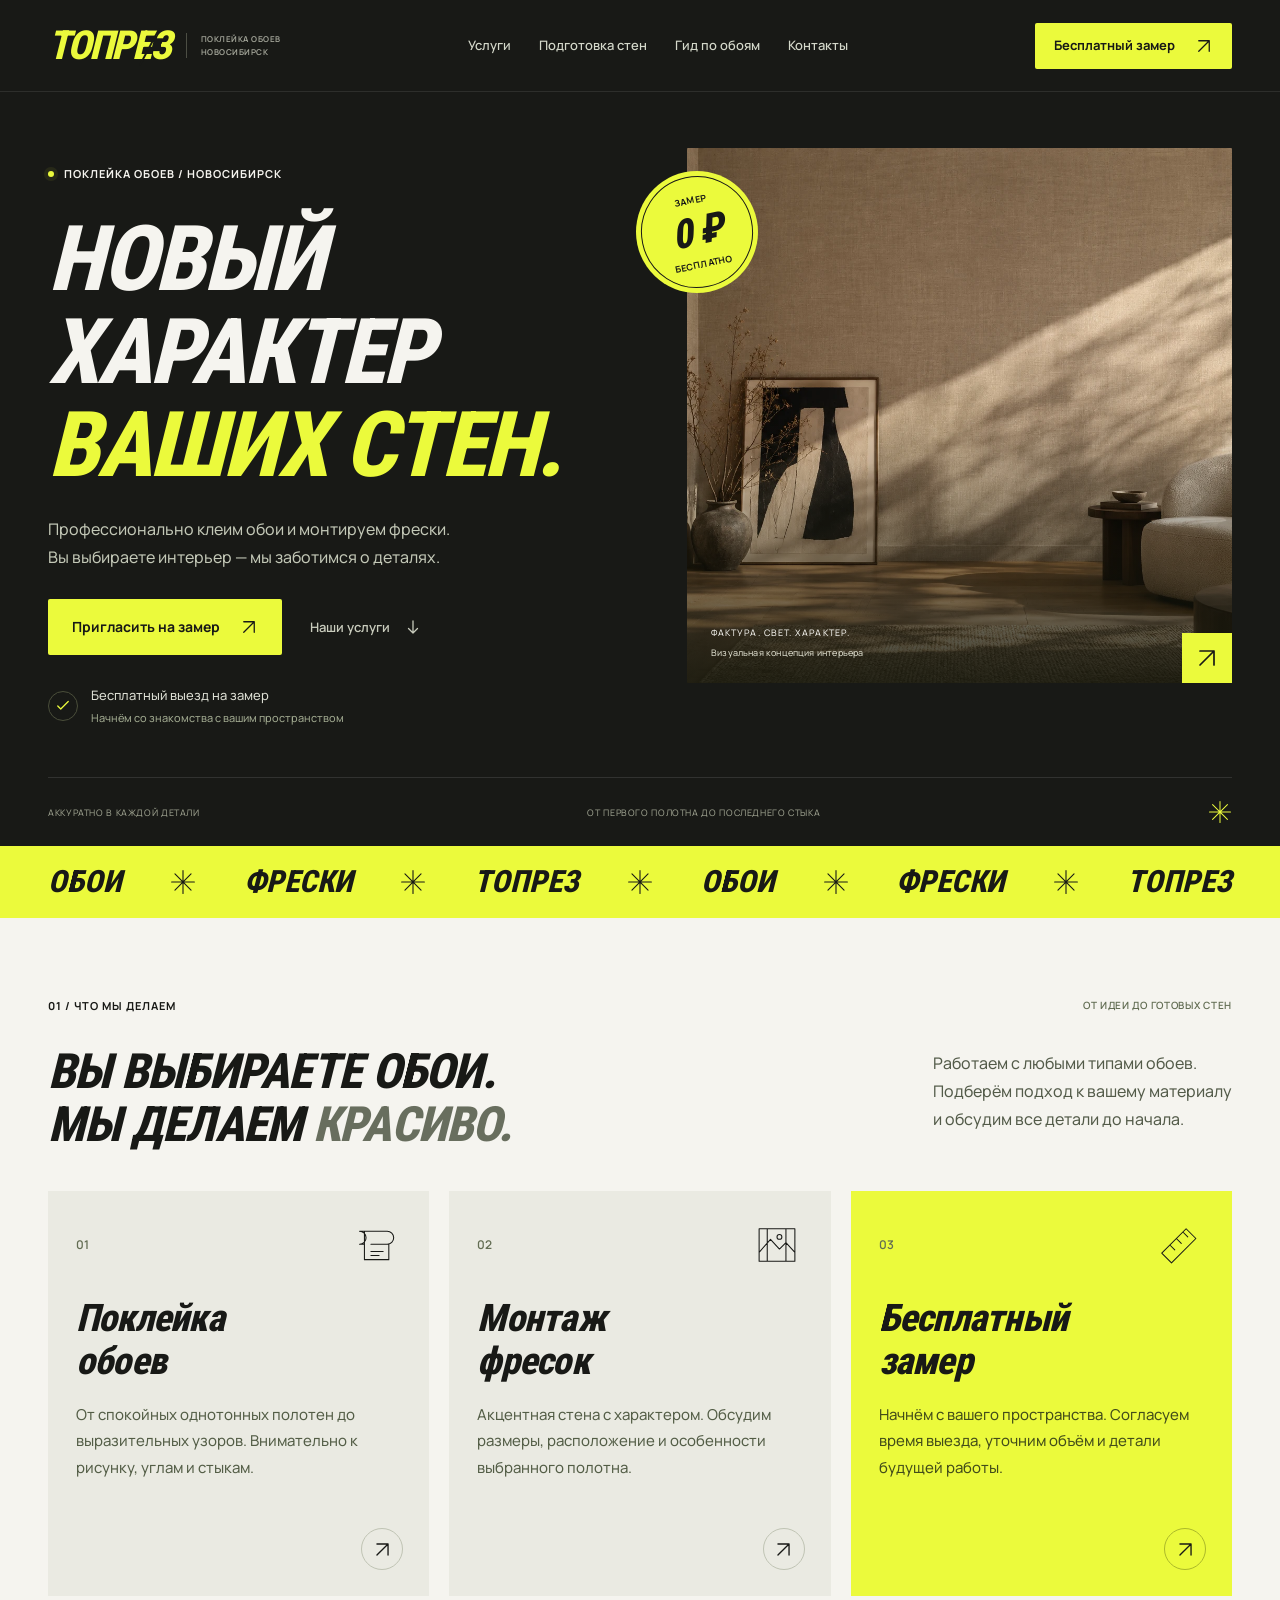
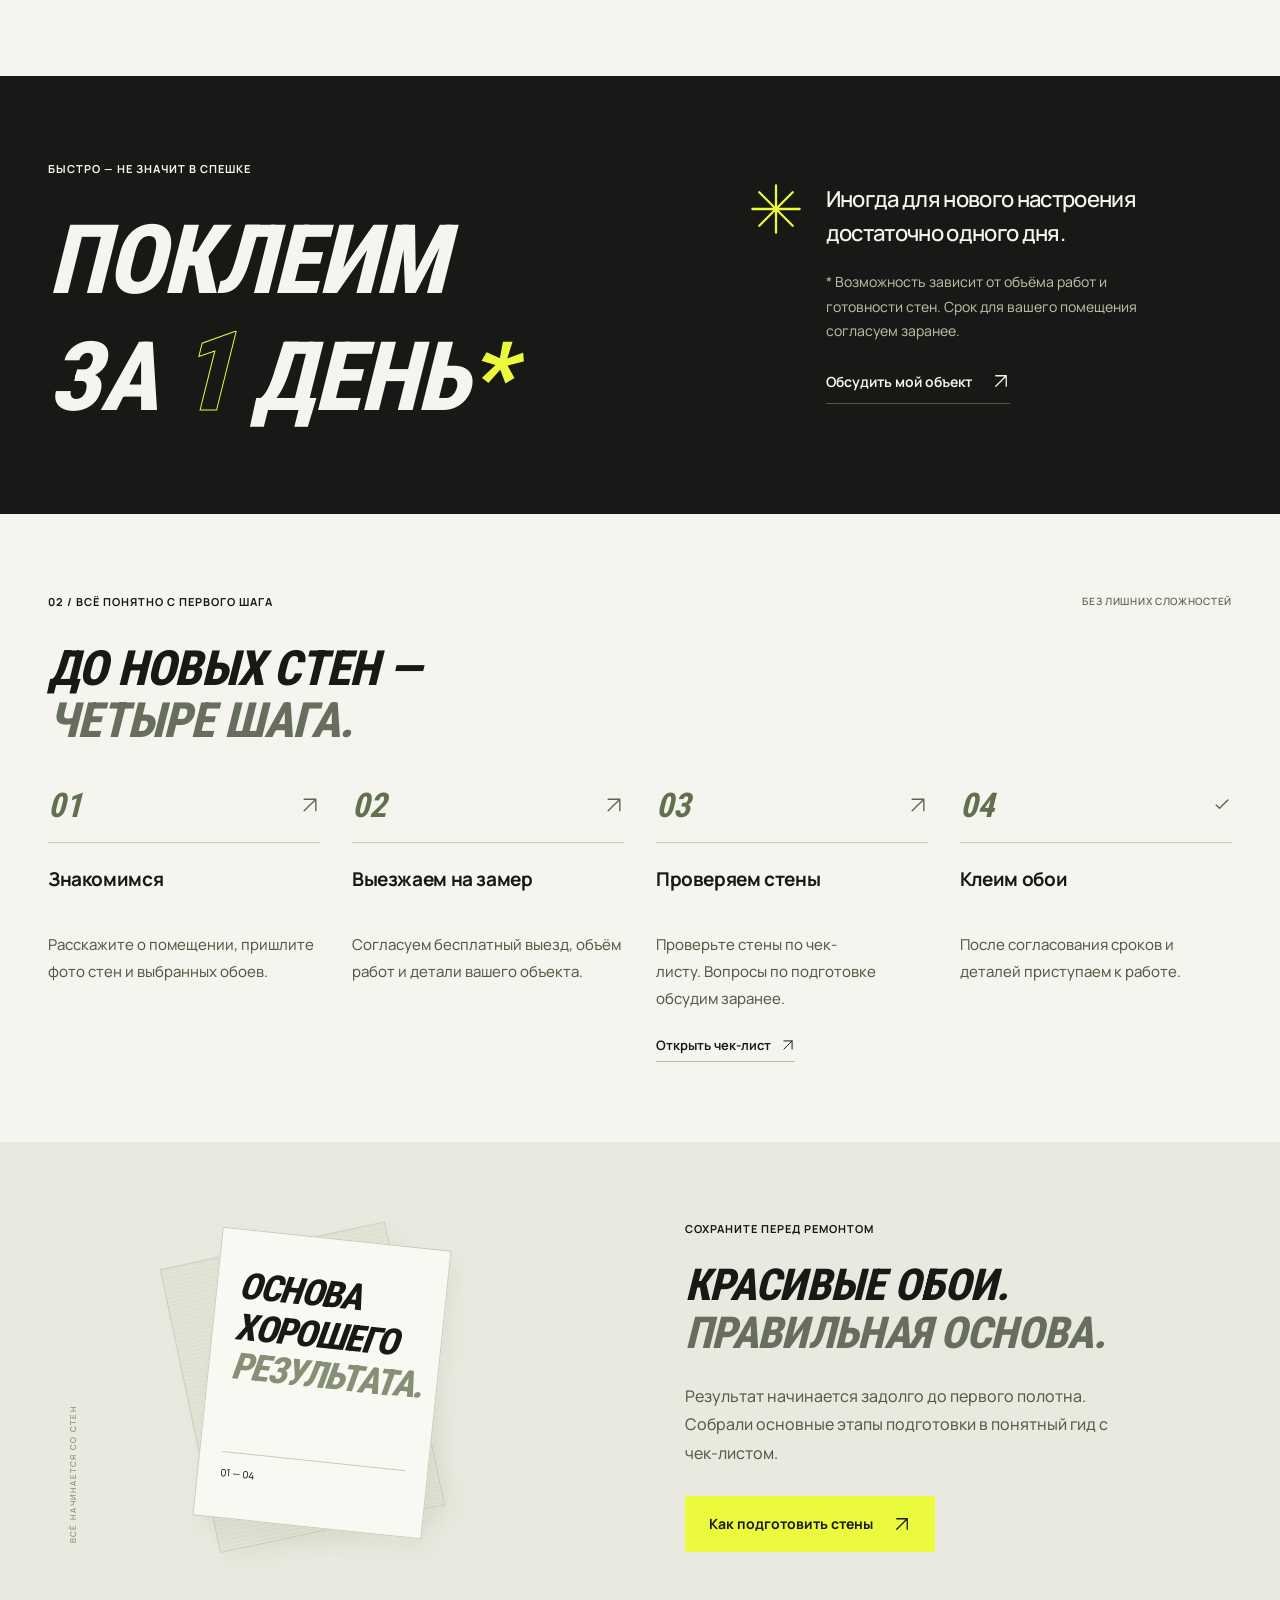
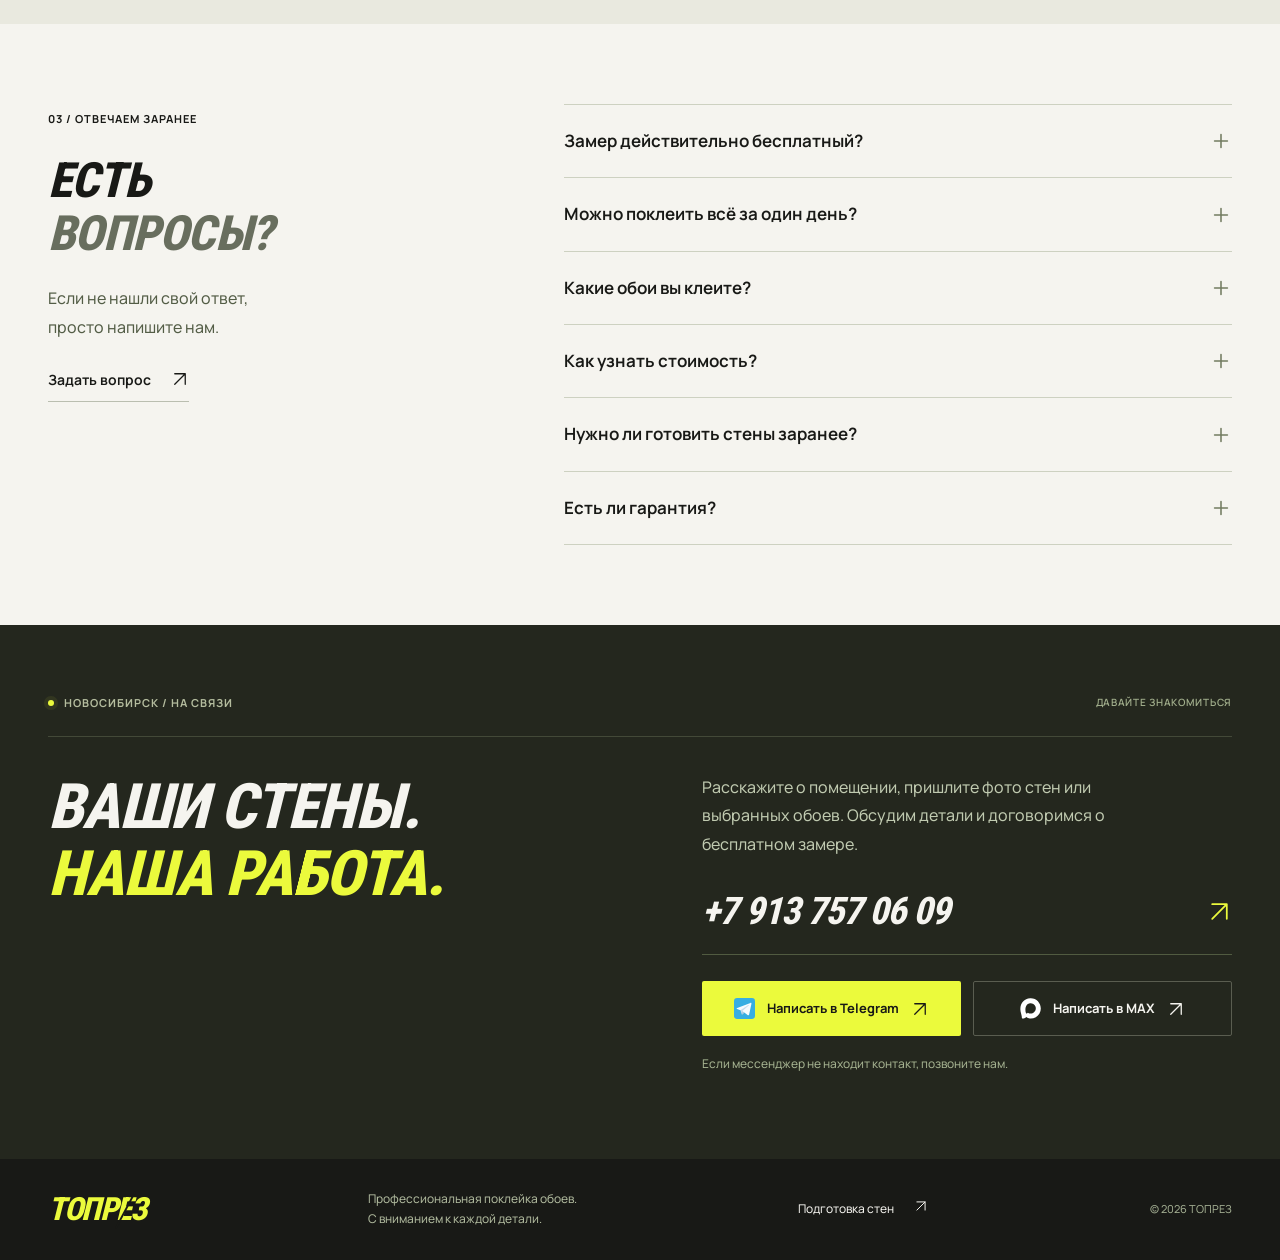
<file: index.html>
<!doctype html><html lang="ru"><head><meta charset="UTF-8"><meta name="viewport" content="width=device-width,initial-scale=1"><meta name="theme-color" content="#181916"><title>ТОПРЕЗ — поклейка обоев в Новосибирске</title><meta name="description" content="Профессиональная поклейка любых типов обоев и монтаж фресок в Новосибирске. Бесплатный выезд на замеры."><meta property="og:title" content="ТОПРЕЗ — поклейка обоев в Новосибирске"><meta property="og:description" content="Профессиональная поклейка любых типов обоев и монтаж фресок в Новосибирске. Бесплатный выезд на замеры."><meta property="og:type" content="website"><link rel="icon" href="assets/favicon.svg" type="image/svg+xml"><link rel="stylesheet" href="assets/style.css?v=2"><link rel="stylesheet" href="assets/refinements.css?v=2"><script src="assets/settings.js" defer></script><script src="assets/app.js?v=2" defer></script></head><body class="page-home"><a class="skip-link" href="#main">К содержанию</a><header class="site-header"><div class="wrap header-inner"><a class="brand" href="index.html" aria-label="ТОПРЕЗ — главная"><span class="wordmark">ТОПРЕЗ<span class="brand-cut" aria-hidden="true"></span></span><span class="brand-caption">ПОКЛЕЙКА ОБОЕВ <br>НОВОСИБИРСК</span></a><nav id="navigation" aria-label="Основная навигация"><a href="index.html#services">Услуги</a><a  href="preparation/index.html">Подготовка стен</a><a  href="wallpapers/index.html">Гид по обоям</a><a href="#contact">Контакты</a></nav><button class="button button-small header-cta" data-contact>Бесплатный замер <svg class="icon icon-arrow" viewBox="0 0 24 24" fill="none" aria-hidden="true" focusable="false"><path d="M5 19 19 5M5 5h14v14"/></svg></button><button class="menu-button" aria-label="Открыть меню" aria-expanded="false" aria-controls="navigation"><span></span><span></span></button></div></header><main id="main"><section class="hero"><div class="wrap hero-grid"><div class="hero-copy"><span class="eyebrow"><span class="dot"></span> ПОКЛЕЙКА ОБОЕВ / НОВОСИБИРСК</span><h1>НОВЫЙ <br>ХАРАКТЕР <br><span>ВАШИХ СТЕН.</span></h1><p class="hero-description">Профессионально клеим обои и монтируем фрески.<br class="desktop-only"> Вы выбираете интерьер — мы заботимся о деталях.</p><div class="hero-actions"><button class="button" data-contact>Пригласить на замер <svg class="icon icon-arrow" viewBox="0 0 24 24" fill="none" aria-hidden="true" focusable="false"><path d="M5 19 19 5M5 5h14v14"/></svg></button><a class="hero-secondary" href="#services">Наши услуги <span><svg class="icon icon-down" viewBox="0 0 24 24" fill="none" aria-hidden="true" focusable="false"><path d="M12 4v16m-6-6 6 6 6-6"/></svg></span></a></div><div class="hero-guarantee"><svg class="icon icon-check" viewBox="0 0 24 24" fill="none" aria-hidden="true" focusable="false"><path d="m5 12 4 4L19 6"/></svg><span>Бесплатный выезд на замер <br><small>Начнём со знакомства с вашим пространством</small></span></div></div><div class="hero-visual"><img src="assets/interior.webp" width="1536" height="1024" fetchpriority="high" alt="Пример интерьера: фактурные бежевые обои, мягкое кресло и тёплый солнечный свет"><div class="image-caption"><span>ФАКТУРА. СВЕТ. ХАРАКТЕР.</span><span>Визуальная концепция интерьера</span></div><div class="hero-stamp"><span>ЗАМЕР</span><strong>0 ₽</strong><span>БЕСПЛАТНО</span></div><div class="image-corner" aria-hidden="true"><svg class="icon icon-arrow" viewBox="0 0 24 24" fill="none" aria-hidden="true" focusable="false"><path d="M5 19 19 5M5 5h14v14"/></svg></div></div></div><div class="hero-bottom wrap"><span>АККУРАТНО В КАЖДОЙ ДЕТАЛИ</span><span>ОТ ПЕРВОГО ПОЛОТНА ДО ПОСЛЕДНЕГО СТЫКА</span><span class="tiny-cross" aria-hidden="true"><svg class="icon icon-spark" viewBox="0 0 32 32" fill="none" aria-hidden="true" focusable="false"><path d="M16 2v28M2 16h28M6.1 6.1l19.8 19.8M6.1 25.9 25.9 6.1"/></svg></span></div></section>
<div class="brand-strip" aria-hidden="true"><div class="wrap brand-strip-inner"><span>ОБОИ</span><svg class="icon icon-spark" viewBox="0 0 32 32" fill="none" aria-hidden="true" focusable="false"><path d="M16 2v28M2 16h28M6.1 6.1l19.8 19.8M6.1 25.9 25.9 6.1"/></svg><span>ФРЕСКИ</span><svg class="icon icon-spark" viewBox="0 0 32 32" fill="none" aria-hidden="true" focusable="false"><path d="M16 2v28M2 16h28M6.1 6.1l19.8 19.8M6.1 25.9 25.9 6.1"/></svg><span>ТОПРЕЗ</span><span class="strip-repeat strip-divider"><svg class="icon icon-spark" viewBox="0 0 32 32" fill="none" aria-hidden="true" focusable="false"><path d="M16 2v28M2 16h28M6.1 6.1l19.8 19.8M6.1 25.9 25.9 6.1"/></svg></span><span class="strip-repeat">ОБОИ</span><span class="strip-repeat strip-divider"><svg class="icon icon-spark" viewBox="0 0 32 32" fill="none" aria-hidden="true" focusable="false"><path d="M16 2v28M2 16h28M6.1 6.1l19.8 19.8M6.1 25.9 25.9 6.1"/></svg></span><span class="strip-repeat">ФРЕСКИ</span><span class="strip-repeat strip-divider"><svg class="icon icon-spark" viewBox="0 0 32 32" fill="none" aria-hidden="true" focusable="false"><path d="M16 2v28M2 16h28M6.1 6.1l19.8 19.8M6.1 25.9 25.9 6.1"/></svg></span><span class="strip-repeat">ТОПРЕЗ</span></div></div>
<section class="services light-section" id="services"><div class="wrap"><div class="section-top"><span class="eyebrow">01 / ЧТО МЫ ДЕЛАЕМ</span><span class="section-number">ОТ ИДЕИ ДО ГОТОВЫХ СТЕН</span></div><div class="section-heading"><h2>ВЫ ВЫБИРАЕТЕ ОБОИ. <br>МЫ ДЕЛАЕМ <em>КРАСИВО.</em></h2><p>Работаем с любыми типами обоев. <br>Подберём подход к вашему материалу <br>и обсудим все детали до начала.</p></div><div class="service-grid"><article class="service-card"><div class="card-top"><span>01</span><svg viewBox="0 0 64 64" fill="none" aria-hidden="true"><path d="M13 15h34a8 8 0 0 1 0 16H27M13 15a8 8 0 1 1 0 16h6V15m0 0v35h30V31M27 40h15M27 45h10"/></svg></div><h3>Поклейка <br>обоев</h3><p>От спокойных однотонных полотен до выразительных узоров. Внимательно к рисунку, углам и стыкам.</p><button class="circle-link" data-contact aria-label="Обсудить поклейку обоев"><svg class="icon icon-arrow" viewBox="0 0 24 24" fill="none" aria-hidden="true" focusable="false"><path d="M5 19 19 5M5 5h14v14"/></svg></button></article><article class="service-card"><div class="card-top"><span>02</span><svg viewBox="0 0 64 64" fill="none" aria-hidden="true"><path d="M10 12h44v40H10zM10 41l14-16 11 12 8-8 11 12M20 12v40M43 12v40"/><circle cx="35" cy="22" r="3"/></svg></div><h3>Монтаж <br>фресок</h3><p>Акцентная стена с характером. Обсудим размеры, расположение и особенности выбранного полотна.</p><button class="circle-link" data-contact aria-label="Обсудить монтаж фрески"><svg class="icon icon-arrow" viewBox="0 0 24 24" fill="none" aria-hidden="true" focusable="false"><path d="M5 19 19 5M5 5h14v14"/></svg></button></article><article class="service-card service-card-yellow"><div class="card-top"><span>03</span><svg viewBox="0 0 64 64" fill="none" aria-hidden="true"><path d="m12 42 30-30 12 12-30 30zM22 32l6 6M30 24l6 6M38 16l6 6"/></svg></div><h3>Бесплатный <br>замер</h3><p>Начнём с вашего пространства. Согласуем время выезда, уточним объём и детали будущей работы.</p><button class="circle-link" data-contact aria-label="Договориться о бесплатном замере"><svg class="icon icon-arrow" viewBox="0 0 24 24" fill="none" aria-hidden="true" focusable="false"><path d="M5 19 19 5M5 5h14v14"/></svg></button></article></div></div></section>
<section class="day-section"><div class="wrap day-grid"><div><span class="eyebrow">БЫСТРО — НЕ ЗНАЧИТ В СПЕШКЕ</span><h2>ПОКЛЕИМ <br>ЗА <span class="outline-text">1</span> ДЕНЬ<span class="yellow">*</span></h2></div><div class="day-copy"><span class="asterisk" aria-hidden="true"><svg class="icon icon-spark" viewBox="0 0 32 32" fill="none" aria-hidden="true" focusable="false"><path d="M16 2v28M2 16h28M6.1 6.1l19.8 19.8M6.1 25.9 25.9 6.1"/></svg></span><p>Иногда для нового настроения <br>достаточно одного дня.</p><small>* Возможность зависит от объёма работ и готовности стен. Срок для вашего помещения согласуем заранее.</small><button class="text-link light-link" data-contact>Обсудить мой объект <svg class="icon icon-arrow" viewBox="0 0 24 24" fill="none" aria-hidden="true" focusable="false"><path d="M5 19 19 5M5 5h14v14"/></svg></button></div></div></section>
<section class="process light-section"><div class="wrap"><div class="section-top"><span class="eyebrow">02 / ВСЁ ПОНЯТНО С ПЕРВОГО ШАГА</span><span class="section-number">БЕЗ ЛИШНИХ СЛОЖНОСТЕЙ</span></div><h2>ДО НОВЫХ СТЕН — <br><em>ЧЕТЫРЕ ШАГА.</em></h2><div class="steps-grid"><article><span class="step-no">01<span><svg class="icon icon-arrow" viewBox="0 0 24 24" fill="none" aria-hidden="true" focusable="false"><path d="M5 19 19 5M5 5h14v14"/></svg></span></span><h3>Знакомимся</h3><p>Расскажите о помещении, пришлите фото стен и выбранных обоев.</p></article><article><span class="step-no">02<span><svg class="icon icon-arrow" viewBox="0 0 24 24" fill="none" aria-hidden="true" focusable="false"><path d="M5 19 19 5M5 5h14v14"/></svg></span></span><h3>Выезжаем на замер</h3><p>Согласуем бесплатный выезд, объём работ и детали вашего объекта.</p></article><article><span class="step-no">03<span><svg class="icon icon-arrow" viewBox="0 0 24 24" fill="none" aria-hidden="true" focusable="false"><path d="M5 19 19 5M5 5h14v14"/></svg></span></span><h3>Проверяем стены</h3><p>Проверьте стены по чек-листу. Вопросы по подготовке обсудим заранее.</p><a href="preparation/index.html">Открыть чек-лист <svg class="icon icon-arrow" viewBox="0 0 24 24" fill="none" aria-hidden="true" focusable="false"><path d="M5 19 19 5M5 5h14v14"/></svg></a></article><article><span class="step-no">04<span><svg class="icon icon-check" viewBox="0 0 24 24" fill="none" aria-hidden="true" focusable="false"><path d="m5 12 4 4L19 6"/></svg></span></span><h3>Клеим обои</h3><p>После согласования сроков и деталей приступаем к работе.</p></article></div></div></section>
<section class="preparation-teaser"><div class="wrap prep-teaser-grid"><div class="paper-art" aria-hidden="true"><div class="paper-sheet sheet-back"></div><div class="paper-sheet sheet-front"><span>ОСНОВА <br>ХОРОШЕГО <br><b>РЕЗУЛЬТАТА.</b></span><i>01 — 04</i></div><span class="paper-note">ВСЁ НАЧИНАЕТСЯ СО СТЕН</span></div><div><span class="eyebrow">СОХРАНИТЕ ПЕРЕД РЕМОНТОМ</span><h2>КРАСИВЫЕ ОБОИ. <br><em>ПРАВИЛЬНАЯ ОСНОВА.</em></h2><p>Результат начинается задолго до первого полотна. Собрали основные этапы подготовки в понятный гид с чек-листом.</p><a class="button" href="preparation/index.html">Как подготовить стены <svg class="icon icon-arrow" viewBox="0 0 24 24" fill="none" aria-hidden="true" focusable="false"><path d="M5 19 19 5M5 5h14v14"/></svg></a></div></div></section>
<section class="faq light-section"><div class="wrap faq-grid"><div><span class="eyebrow">03 / ОТВЕЧАЕМ ЗАРАНЕЕ</span><h2>ЕСТЬ <br><em>ВОПРОСЫ?</em></h2><p>Если не нашли свой ответ, <br>просто напишите нам.</p><button class="text-link" data-contact>Задать вопрос <svg class="icon icon-arrow" viewBox="0 0 24 24" fill="none" aria-hidden="true" focusable="false"><path d="M5 19 19 5M5 5h14v14"/></svg></button></div><div class="faq-list"><details><summary>Замер действительно бесплатный?<span aria-hidden="true"><svg class="icon icon-plus" viewBox="0 0 24 24" fill="none" aria-hidden="true" focusable="false"><path d="M12 5v14M5 12h14"/></svg></span></summary><p>Да, выезд на замеры бесплатный. Свяжитесь с нами, чтобы согласовать адрес и удобное время.</p></details><details><summary>Можно поклеить всё за один день?<span aria-hidden="true"><svg class="icon icon-plus" viewBox="0 0 24 24" fill="none" aria-hidden="true" focusable="false"><path d="M12 5v14M5 12h14"/></svg></span></summary><p>Это зависит от объёма работ, выбранного материала и готовности стен. Возможность поклейки за один день обсудим для вашего помещения заранее.</p></details><details><summary>Какие обои вы клеите?<span aria-hidden="true"><svg class="icon icon-plus" viewBox="0 0 24 24" fill="none" aria-hidden="true" focusable="false"><path d="M12 5v14M5 12h14"/></svg></span></summary><p>Работаем с любыми типами обоев и монтируем фрески. Пришлите название материала, фото этикетки или ссылку — обсудим детали вашего объекта.</p></details><details><summary>Как узнать стоимость?<span aria-hidden="true"><svg class="icon icon-plus" viewBox="0 0 24 24" fill="none" aria-hidden="true" focusable="false"><path d="M12 5v14M5 12h14"/></svg></span></summary><p>Стоимость зависит от объёма и особенностей работ. Напишите нам, приложите фото стен и выбранных обоев. Детали согласуем перед началом.</p></details><details><summary>Нужно ли готовить стены заранее?<span aria-hidden="true"><svg class="icon icon-plus" viewBox="0 0 24 24" fill="none" aria-hidden="true" focusable="false"><path d="M12 5v14M5 12h14"/></svg></span></summary><p>Да, обоям нужно подготовленное основание. Основные этапы собраны на отдельной странице «Подготовка стен». Если сомневаетесь в состоянии стен, обсудите это с нами до начала работ.</p></details><details><summary>Есть ли гарантия?<span aria-hidden="true"><svg class="icon icon-plus" viewBox="0 0 24 24" fill="none" aria-hidden="true" focusable="false"><path d="M12 5v14M5 12h14"/></svg></span></summary><p>Да, предоставляем гарантию качества. Условия и срок гарантии уточняйте при согласовании работ.</p></details></div></div></section></main><section class="contact-section" id="contact"><div class="wrap"><div class="section-top"><span class="eyebrow"><span class="dot"></span> НОВОСИБИРСК / НА СВЯЗИ</span><span class="section-number">ДАВАЙТЕ ЗНАКОМИТЬСЯ</span></div><div class="contact-grid"><h2>ВАШИ СТЕНЫ. <br><span>НАША РАБОТА.</span></h2><div class="contact-copy"><p>Расскажите о помещении, пришлите фото стен или выбранных обоев. Обсудим детали и договоримся о бесплатном замере.</p><a class="phone-link" href="tel:+79137570609">+7 913 757 06 09 <svg class="icon icon-arrow" viewBox="0 0 24 24" fill="none" aria-hidden="true" focusable="false"><path d="M5 19 19 5M5 5h14v14"/></svg></a><div class="contact-buttons"><a class="button" href="https://t.me/+79137570609" target="_blank" rel="noopener noreferrer"><svg class="messenger-icon telegram-icon" aria-hidden="true" focusable="false" xmlns="http://www.w3.org/2000/svg"
 
viewBox="0 0 512 512"><rect
width="512" height="512"
rx="15%"
fill="#37aee2"/><path fill="#c8daea" d="M199 404c-11 0-10-4-13-14l-32-105 245-144"/><path fill="#a9c9dd" d="M199 404c7 0 11-4 16-8l45-43-56-34"/><path fill="#f6fbfe" d="M204 319l135 99c14 9 26 4 30-14l55-258c5-22-9-32-24-25L79 245c-21 8-21 21-4 26l83 26 190-121c9-5 17-3 11 4"/></svg> Написать в Telegram <svg class="icon icon-arrow" viewBox="0 0 24 24" fill="none" aria-hidden="true" focusable="false"><path d="M5 19 19 5M5 5h14v14"/></svg></a><button class="button button-outline" data-max><svg class="messenger-icon max-icon" aria-hidden="true" focusable="false" xmlns="http://www.w3.org/2000/svg" viewBox="0 0 720 720"><path fill="#fff" d="M350.4,9.6C141.8,20.5,4.1,184.1,12.8,390.4c3.8,90.3,40.1,168,48.7,253.7,2.2,22.2-4.2,49.6,21.4,59.3,31.5,11.9,79.8-8.1,106.2-26.4,9-6.1,17.6-13.2,24.2-22,27.3,18.1,53.2,35.6,85.7,43.4,143.1,34.3,299.9-44.2,369.6-170.3C799.6,291.2,622.5-4.6,350.4,9.6h0ZM269.4,504c-11.3,8.8-22.2,20.8-34.7,27.7-18.1,9.7-23.7-.4-30.5-16.4-21.4-50.9-24-137.6-11.5-190.9,16.8-72.5,72.9-136.3,150-143.1,78-6.9,150.4,32.7,183.1,104.2,72.4,159.1-112.9,316.2-256.4,218.6h0Z"/></svg>
 Написать в MAX <svg class="icon icon-arrow" viewBox="0 0 24 24" fill="none" aria-hidden="true" focusable="false"><path d="M5 19 19 5M5 5h14v14"/></svg></button></div><p class="contact-note">Если мессенджер не находит контакт, позвоните нам.</p></div></div></div></section><footer class="footer"><div class="wrap footer-inner"><a class="brand" href="index.html" aria-label="ТОПРЕЗ — главная"><span class="wordmark">ТОПРЕЗ<span class="brand-cut" aria-hidden="true"></span></span></a><p>Профессиональная поклейка обоев. <br>С вниманием к каждой детали.</p><a href="preparation/index.html">Подготовка стен <svg class="icon icon-arrow" viewBox="0 0 24 24" fill="none" aria-hidden="true" focusable="false"><path d="M5 19 19 5M5 5h14v14"/></svg></a><span>© 2026 ТОПРЕЗ</span></div></footer><div class="mobile-contact"><a href="tel:+79137570609" aria-label="Позвонить"><svg viewBox="0 0 24 24" fill="none" aria-hidden="true"><path d="m8 3 3 5-3 3c2 3 3 4 6 5l3-3 4 3c0 4-2 6-5 5C9 19 4 14 3 8 2 5 4 3 8 3Z"/></svg></a><button class="button" data-contact>Записаться на замер <svg class="icon icon-arrow" viewBox="0 0 24 24" fill="none" aria-hidden="true" focusable="false"><path d="M5 19 19 5M5 5h14v14"/></svg></button></div><dialog id="contact-dialog" aria-labelledby="dialog-title"><button class="dialog-close" aria-label="Закрыть"><svg class="icon icon-close" viewBox="0 0 24 24" fill="none" aria-hidden="true" focusable="false"><path d="m6 6 12 12M18 6 6 18"/></svg></button><div class="eyebrow">БЕСПЛАТНЫЙ ЗАМЕР</div><h2 id="dialog-title">ОБСУДИМ <br>ВАШИ СТЕНЫ?</h2><p id="dialog-copy">Выберите удобный способ связи. Расскажите, какие обои вы выбрали и когда планируете начать.</p><a class="dialog-phone" href="tel:+79137570609">+7 913 757 06 09</a><div class="dialog-actions"><a class="button" id="dialog-telegram" href="https://t.me/+79137570609" target="_blank" rel="noopener noreferrer"><svg class="messenger-icon telegram-icon" aria-hidden="true" focusable="false" xmlns="http://www.w3.org/2000/svg"
 
viewBox="0 0 512 512"><rect
width="512" height="512"
rx="15%"
fill="#37aee2"/><path fill="#c8daea" d="M199 404c-11 0-10-4-13-14l-32-105 245-144"/><path fill="#a9c9dd" d="M199 404c7 0 11-4 16-8l45-43-56-34"/><path fill="#f6fbfe" d="M204 319l135 99c14 9 26 4 30-14l55-258c5-22-9-32-24-25L79 245c-21 8-21 21-4 26l83 26 190-121c9-5 17-3 11 4"/></svg> Telegram <svg class="icon icon-arrow" viewBox="0 0 24 24" fill="none" aria-hidden="true" focusable="false"><path d="M5 19 19 5M5 5h14v14"/></svg></a><button class="button button-dark" id="dialog-max"><svg class="messenger-icon max-icon" aria-hidden="true" focusable="false" xmlns="http://www.w3.org/2000/svg" viewBox="0 0 720 720"><path fill="#fff" d="M350.4,9.6C141.8,20.5,4.1,184.1,12.8,390.4c3.8,90.3,40.1,168,48.7,253.7,2.2,22.2-4.2,49.6,21.4,59.3,31.5,11.9,79.8-8.1,106.2-26.4,9-6.1,17.6-13.2,24.2-22,27.3,18.1,53.2,35.6,85.7,43.4,143.1,34.3,299.9-44.2,369.6-170.3C799.6,291.2,622.5-4.6,350.4,9.6h0ZM269.4,504c-11.3,8.8-22.2,20.8-34.7,27.7-18.1,9.7-23.7-.4-30.5-16.4-21.4-50.9-24-137.6-11.5-190.9,16.8-72.5,72.9-136.3,150-143.1,78-6.9,150.4,32.7,183.1,104.2,72.4,159.1-112.9,316.2-256.4,218.6h0Z"/></svg>
 MAX <svg class="icon icon-arrow" viewBox="0 0 24 24" fill="none" aria-hidden="true" focusable="false"><path d="M5 19 19 5M5 5h14v14"/></svg></button><button class="button button-outline-dark" id="copy-phone">Скопировать номер</button><a class="dialog-call" href="tel:+79137570609"><svg viewBox="0 0 24 24" fill="none" aria-hidden="true"><path d="m8 3 3 5-3 3c2 3 3 4 6 5l3-3 4 3c0 4-2 6-5 5C9 19 4 14 3 8 2 5 4 3 8 3Z"/></svg> Позвонить</a></div><p id="copy-status" role="status" aria-live="polite"></p><a id="open-max" class="text-link" href="https://web.max.ru/" target="_blank" rel="noopener noreferrer" hidden>Открыть MAX <svg class="icon icon-arrow" viewBox="0 0 24 24" fill="none" aria-hidden="true" focusable="false"><path d="M5 19 19 5M5 5h14v14"/></svg></a></dialog><div class="toast" role="status" aria-live="polite"></div></body></html>
</file>
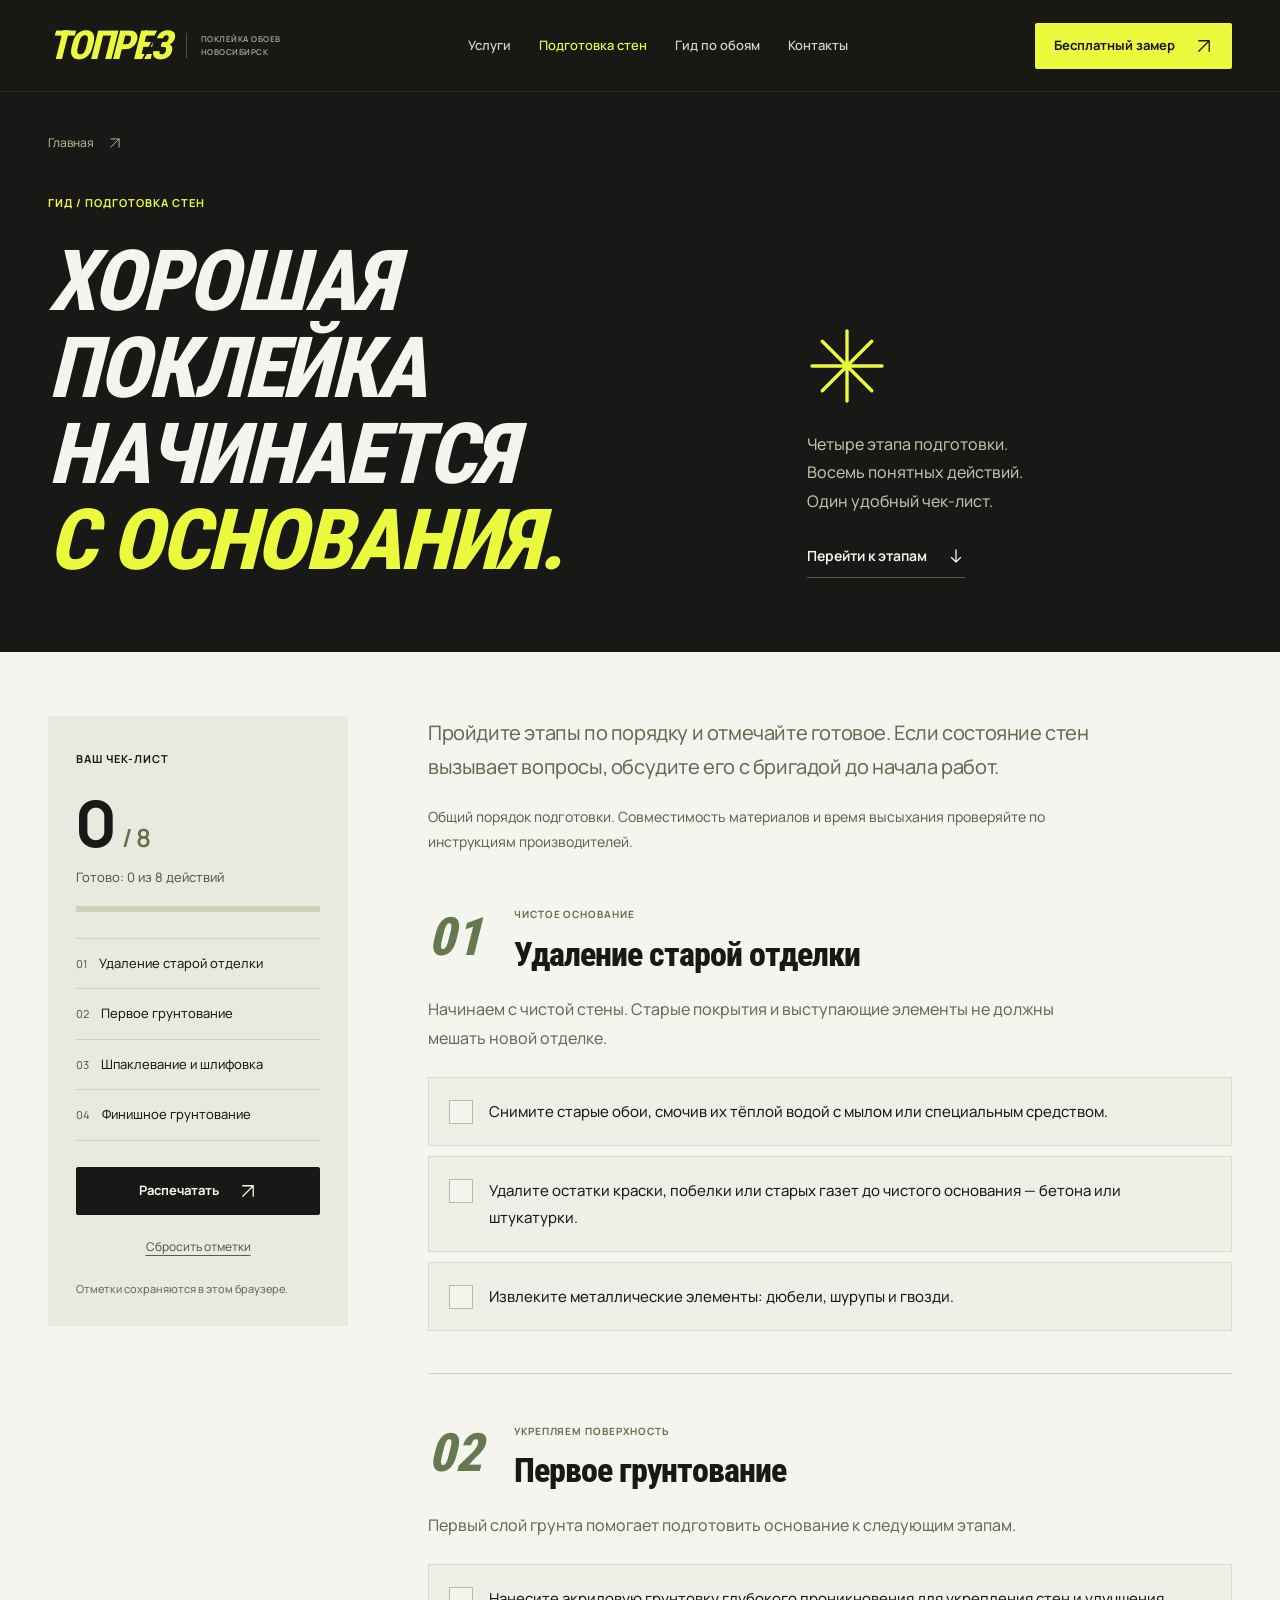
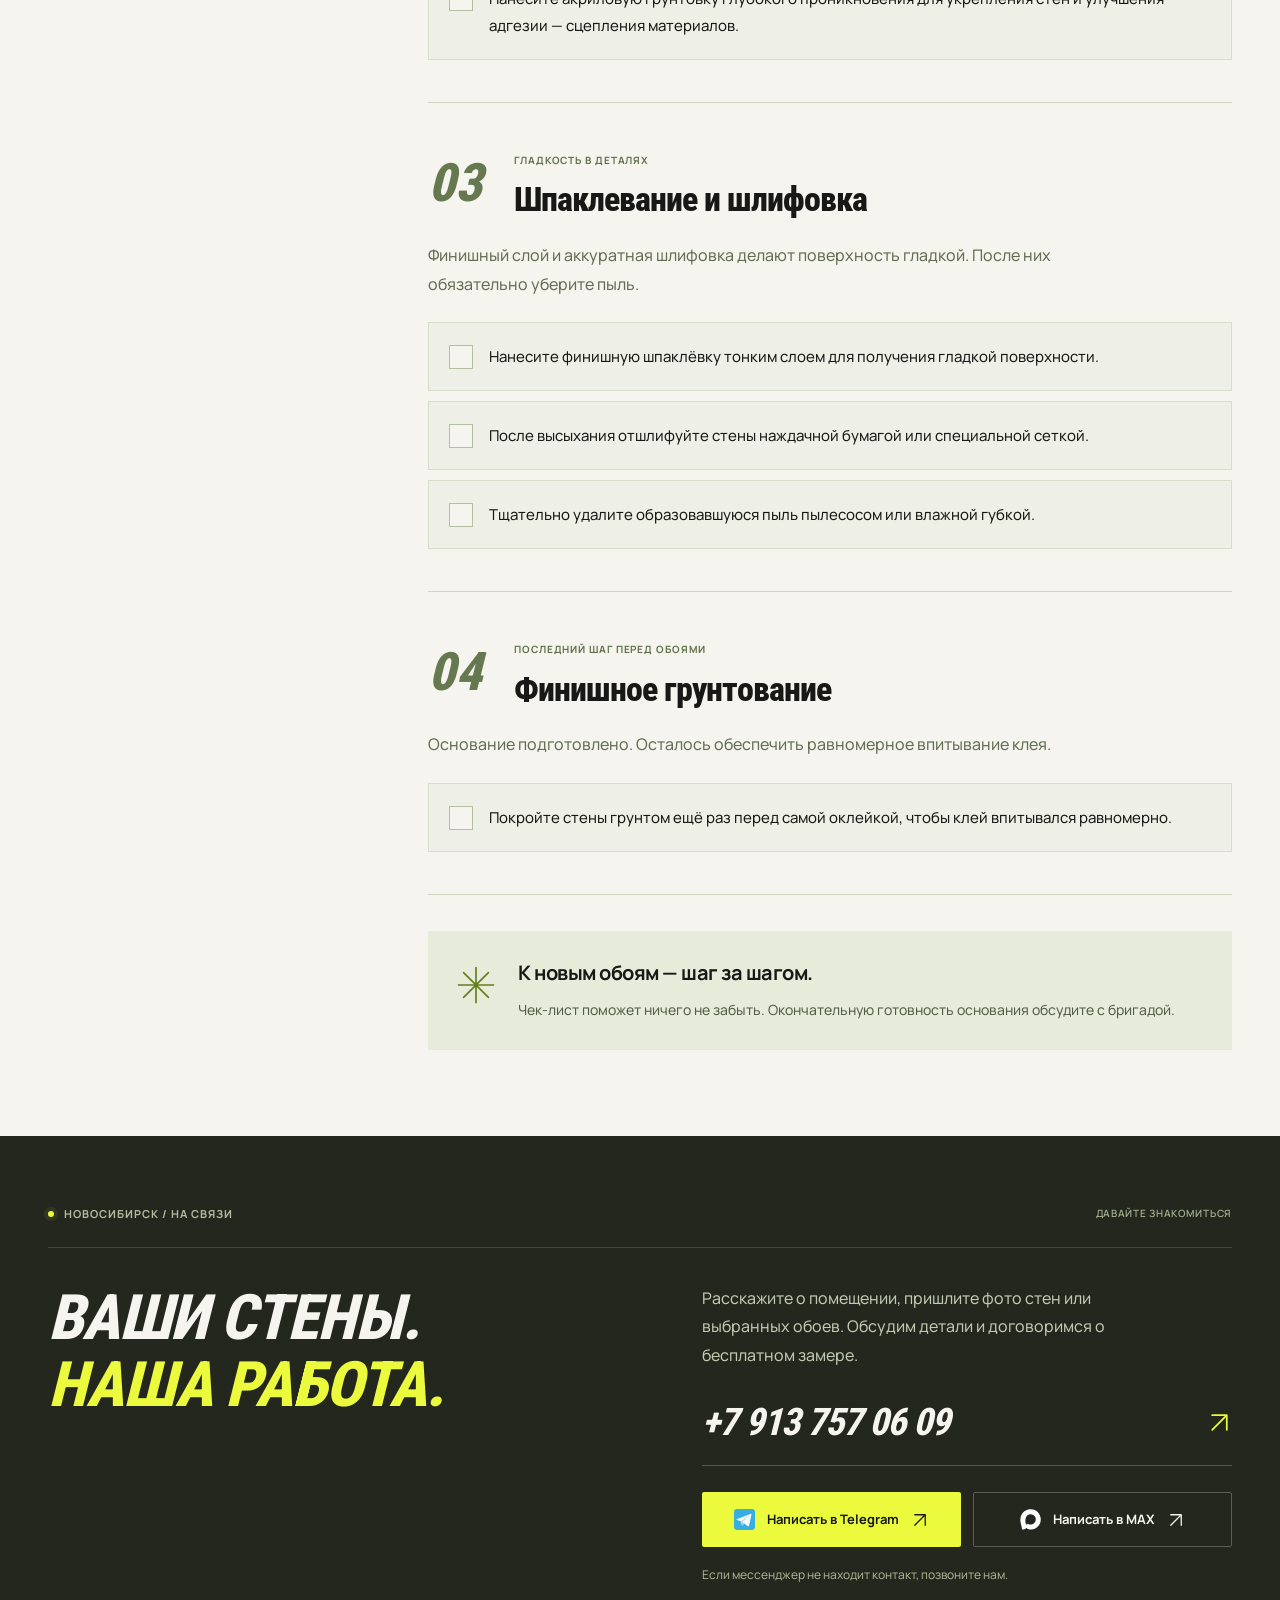
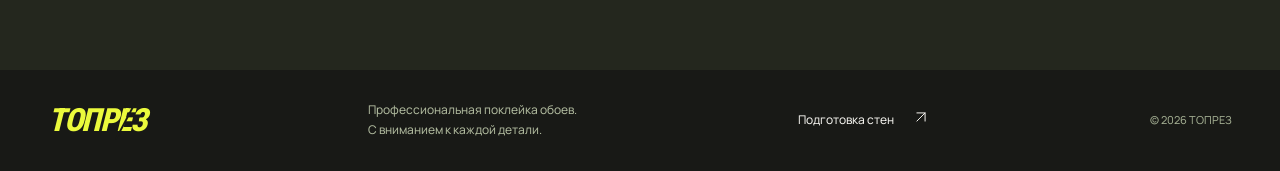
<file: preparation/index.html>
<!doctype html><html lang="ru"><head><meta charset="UTF-8"><meta name="viewport" content="width=device-width,initial-scale=1"><meta name="theme-color" content="#181916"><title>Подготовка стен под обои — чек-лист | ТОПРЕЗ</title><meta name="description" content="Все этапы подготовки стен: удаление старой отделки, грунтование, шпаклевание и шлифовка. Чек-лист с сохранением и печатью."><meta property="og:title" content="Подготовка стен под обои — чек-лист | ТОПРЕЗ"><meta property="og:description" content="Все этапы подготовки стен: удаление старой отделки, грунтование, шпаклевание и шлифовка. Чек-лист с сохранением и печатью."><meta property="og:type" content="website"><link rel="icon" href="../assets/favicon.svg" type="image/svg+xml"><link rel="stylesheet" href="../assets/style.css?v=2"><link rel="stylesheet" href="../assets/refinements.css?v=2"><script src="../assets/settings.js" defer></script><script src="../assets/app.js?v=2" defer></script></head><body class="page-preparation"><a class="skip-link" href="#main">К содержанию</a><header class="site-header"><div class="wrap header-inner"><a class="brand" href="../index.html" aria-label="ТОПРЕЗ — главная"><span class="wordmark">ТОПРЕЗ<span class="brand-cut" aria-hidden="true"></span></span><span class="brand-caption">ПОКЛЕЙКА ОБОЕВ <br>НОВОСИБИРСК</span></a><nav id="navigation" aria-label="Основная навигация"><a href="../index.html#services">Услуги</a><a aria-current="page" href="../preparation/index.html">Подготовка стен</a><a  href="../wallpapers/index.html">Гид по обоям</a><a href="#contact">Контакты</a></nav><button class="button button-small header-cta" data-contact>Бесплатный замер <svg class="icon icon-arrow" viewBox="0 0 24 24" fill="none" aria-hidden="true" focusable="false"><path d="M5 19 19 5M5 5h14v14"/></svg></button><button class="menu-button" aria-label="Открыть меню" aria-expanded="false" aria-controls="navigation"><span></span><span></span></button></div></header><main id="main"><section class="subhero"><div class="wrap"><a class="breadcrumb" href="../index.html">Главная <span><svg class="icon icon-arrow" viewBox="0 0 24 24" fill="none" aria-hidden="true" focusable="false"><path d="M5 19 19 5M5 5h14v14"/></svg></span></a><div class="subhero-grid"><div><span class="eyebrow yellow">ГИД / ПОДГОТОВКА СТЕН</span><h1>ХОРОШАЯ ПОКЛЕЙКА <br>НАЧИНАЕТСЯ <br><span>С ОСНОВАНИЯ.</span></h1></div><div class="subhero-aside"><span class="big-asterisk" aria-hidden="true"><svg class="icon icon-spark" viewBox="0 0 32 32" fill="none" aria-hidden="true" focusable="false"><path d="M16 2v28M2 16h28M6.1 6.1l19.8 19.8M6.1 25.9 25.9 6.1"/></svg></span><p>Четыре этапа подготовки. <br>Восемь понятных действий. <br>Один удобный чек-лист.</p><a class="text-link light-link" href="#checklist">Перейти к этапам <svg class="icon icon-down" viewBox="0 0 24 24" fill="none" aria-hidden="true" focusable="false"><path d="M12 4v16m-6-6 6 6 6-6"/></svg></a></div></div></div></section><section class="prep-content light-section" id="checklist"><div class="wrap prep-layout"><aside class="prep-sidebar"><div class="checklist-progress"><span class="eyebrow">ВАШ ЧЕК-ЛИСТ</span><div class="progress-count"><strong id="completed-count">0</strong><span>/ 8</span></div><p id="progress-label">Отметьте выполненные действия</p><progress id="prep-progress" max="8" value="0" aria-label="Подготовка стен: выполненные действия"></progress><nav aria-label="Этапы подготовки"><a href="#step-1"><span>01</span>Удаление старой отделки</a><a href="#step-2"><span>02</span>Первое грунтование</a><a href="#step-3"><span>03</span>Шпаклевание и шлифовка</a><a href="#step-4"><span>04</span>Финишное грунтование</a></nav><div class="checklist-actions"><button id="print-checklist" class="button button-dark">Распечатать <svg class="icon icon-arrow" viewBox="0 0 24 24" fill="none" aria-hidden="true" focusable="false"><path d="M5 19 19 5M5 5h14v14"/></svg></button><button id="reset-checklist" class="reset-link">Сбросить отметки</button></div><small id="storage-notice">Отметки сохраняются в этом браузере.</small></div></aside><div class="prep-steps"><div class="prep-intro"><p>Пройдите этапы по порядку и отмечайте готовое. Если состояние стен вызывает вопросы, обсудите его с бригадой до начала работ.</p><small>Общий порядок подготовки. Совместимость материалов и время высыхания проверяйте по инструкциям производителей.</small></div><article class="prep-step" id="step-1"><div class="prep-step-heading"><span class="prep-no">01</span><div><span class="eyebrow">ЧИСТОЕ ОСНОВАНИЕ</span><h2>Удаление старой отделки</h2></div></div><p class="prep-description">Начинаем с чистой стены. Старые покрытия и выступающие элементы не должны мешать новой отделке.</p><div class="check-items"><label class="check-item"><input type="checkbox" data-prep="0"><span class="custom-check"><svg class="icon icon-check" viewBox="0 0 24 24" fill="none" aria-hidden="true" focusable="false"><path d="m5 12 4 4L19 6"/></svg></span><span>Снимите старые обои, смочив их тёплой водой с мылом или специальным средством.</span></label><label class="check-item"><input type="checkbox" data-prep="1"><span class="custom-check"><svg class="icon icon-check" viewBox="0 0 24 24" fill="none" aria-hidden="true" focusable="false"><path d="m5 12 4 4L19 6"/></svg></span><span>Удалите остатки краски, побелки или старых газет до чистого основания — бетона или штукатурки.</span></label><label class="check-item"><input type="checkbox" data-prep="2"><span class="custom-check"><svg class="icon icon-check" viewBox="0 0 24 24" fill="none" aria-hidden="true" focusable="false"><path d="m5 12 4 4L19 6"/></svg></span><span>Извлеките металлические элементы: дюбели, шурупы и гвозди.</span></label></div></article><article class="prep-step" id="step-2"><div class="prep-step-heading"><span class="prep-no">02</span><div><span class="eyebrow">УКРЕПЛЯЕМ ПОВЕРХНОСТЬ</span><h2>Первое грунтование</h2></div></div><p class="prep-description">Первый слой грунта помогает подготовить основание к следующим этапам.</p><div class="check-items"><label class="check-item"><input type="checkbox" data-prep="3"><span class="custom-check"><svg class="icon icon-check" viewBox="0 0 24 24" fill="none" aria-hidden="true" focusable="false"><path d="m5 12 4 4L19 6"/></svg></span><span>Нанесите акриловую грунтовку глубокого проникновения для укрепления стен и улучшения адгезии — сцепления материалов.</span></label></div></article><article class="prep-step" id="step-3"><div class="prep-step-heading"><span class="prep-no">03</span><div><span class="eyebrow">ГЛАДКОСТЬ В ДЕТАЛЯХ</span><h2>Шпаклевание и шлифовка</h2></div></div><p class="prep-description">Финишный слой и аккуратная шлифовка делают поверхность гладкой. После них обязательно уберите пыль.</p><div class="check-items"><label class="check-item"><input type="checkbox" data-prep="4"><span class="custom-check"><svg class="icon icon-check" viewBox="0 0 24 24" fill="none" aria-hidden="true" focusable="false"><path d="m5 12 4 4L19 6"/></svg></span><span>Нанесите финишную шпаклёвку тонким слоем для получения гладкой поверхности.</span></label><label class="check-item"><input type="checkbox" data-prep="5"><span class="custom-check"><svg class="icon icon-check" viewBox="0 0 24 24" fill="none" aria-hidden="true" focusable="false"><path d="m5 12 4 4L19 6"/></svg></span><span>После высыхания отшлифуйте стены наждачной бумагой или специальной сеткой.</span></label><label class="check-item"><input type="checkbox" data-prep="6"><span class="custom-check"><svg class="icon icon-check" viewBox="0 0 24 24" fill="none" aria-hidden="true" focusable="false"><path d="m5 12 4 4L19 6"/></svg></span><span>Тщательно удалите образовавшуюся пыль пылесосом или влажной губкой.</span></label></div></article><article class="prep-step" id="step-4"><div class="prep-step-heading"><span class="prep-no">04</span><div><span class="eyebrow">ПОСЛЕДНИЙ ШАГ ПЕРЕД ОБОЯМИ</span><h2>Финишное грунтование</h2></div></div><p class="prep-description">Основание подготовлено. Осталось обеспечить равномерное впитывание клея.</p><div class="check-items"><label class="check-item"><input type="checkbox" data-prep="7"><span class="custom-check"><svg class="icon icon-check" viewBox="0 0 24 24" fill="none" aria-hidden="true" focusable="false"><path d="m5 12 4 4L19 6"/></svg></span><span>Покройте стены грунтом ещё раз перед самой оклейкой, чтобы клей впитывался равномерно.</span></label></div></article><div class="prep-finish"><span aria-hidden="true"><svg class="icon icon-spark" viewBox="0 0 32 32" fill="none" aria-hidden="true" focusable="false"><path d="M16 2v28M2 16h28M6.1 6.1l19.8 19.8M6.1 25.9 25.9 6.1"/></svg></span><div><h3 id="finish-title">К новым обоям — шаг за шагом.</h3><p>Чек-лист поможет ничего не забыть. Окончательную готовность основания обсудите с бригадой.</p></div></div></div></div></section></main><section class="contact-section" id="contact"><div class="wrap"><div class="section-top"><span class="eyebrow"><span class="dot"></span> НОВОСИБИРСК / НА СВЯЗИ</span><span class="section-number">ДАВАЙТЕ ЗНАКОМИТЬСЯ</span></div><div class="contact-grid"><h2>ВАШИ СТЕНЫ. <br><span>НАША РАБОТА.</span></h2><div class="contact-copy"><p>Расскажите о помещении, пришлите фото стен или выбранных обоев. Обсудим детали и договоримся о бесплатном замере.</p><a class="phone-link" href="tel:+79137570609">+7 913 757 06 09 <svg class="icon icon-arrow" viewBox="0 0 24 24" fill="none" aria-hidden="true" focusable="false"><path d="M5 19 19 5M5 5h14v14"/></svg></a><div class="contact-buttons"><a class="button" href="https://t.me/+79137570609" target="_blank" rel="noopener noreferrer"><svg class="messenger-icon telegram-icon" aria-hidden="true" focusable="false" xmlns="http://www.w3.org/2000/svg"
 
viewBox="0 0 512 512"><rect
width="512" height="512"
rx="15%"
fill="#37aee2"/><path fill="#c8daea" d="M199 404c-11 0-10-4-13-14l-32-105 245-144"/><path fill="#a9c9dd" d="M199 404c7 0 11-4 16-8l45-43-56-34"/><path fill="#f6fbfe" d="M204 319l135 99c14 9 26 4 30-14l55-258c5-22-9-32-24-25L79 245c-21 8-21 21-4 26l83 26 190-121c9-5 17-3 11 4"/></svg> Написать в Telegram <svg class="icon icon-arrow" viewBox="0 0 24 24" fill="none" aria-hidden="true" focusable="false"><path d="M5 19 19 5M5 5h14v14"/></svg></a><button class="button button-outline" data-max><svg class="messenger-icon max-icon" aria-hidden="true" focusable="false" xmlns="http://www.w3.org/2000/svg" viewBox="0 0 720 720"><path fill="#fff" d="M350.4,9.6C141.8,20.5,4.1,184.1,12.8,390.4c3.8,90.3,40.1,168,48.7,253.7,2.2,22.2-4.2,49.6,21.4,59.3,31.5,11.9,79.8-8.1,106.2-26.4,9-6.1,17.6-13.2,24.2-22,27.3,18.1,53.2,35.6,85.7,43.4,143.1,34.3,299.9-44.2,369.6-170.3C799.6,291.2,622.5-4.6,350.4,9.6h0ZM269.4,504c-11.3,8.8-22.2,20.8-34.7,27.7-18.1,9.7-23.7-.4-30.5-16.4-21.4-50.9-24-137.6-11.5-190.9,16.8-72.5,72.9-136.3,150-143.1,78-6.9,150.4,32.7,183.1,104.2,72.4,159.1-112.9,316.2-256.4,218.6h0Z"/></svg>
 Написать в MAX <svg class="icon icon-arrow" viewBox="0 0 24 24" fill="none" aria-hidden="true" focusable="false"><path d="M5 19 19 5M5 5h14v14"/></svg></button></div><p class="contact-note">Если мессенджер не находит контакт, позвоните нам.</p></div></div></div></section><footer class="footer"><div class="wrap footer-inner"><a class="brand" href="../index.html" aria-label="ТОПРЕЗ — главная"><span class="wordmark">ТОПРЕЗ<span class="brand-cut" aria-hidden="true"></span></span></a><p>Профессиональная поклейка обоев. <br>С вниманием к каждой детали.</p><a href="../preparation/index.html">Подготовка стен <svg class="icon icon-arrow" viewBox="0 0 24 24" fill="none" aria-hidden="true" focusable="false"><path d="M5 19 19 5M5 5h14v14"/></svg></a><span>© 2026 ТОПРЕЗ</span></div></footer><div class="mobile-contact"><a href="tel:+79137570609" aria-label="Позвонить"><svg viewBox="0 0 24 24" fill="none" aria-hidden="true"><path d="m8 3 3 5-3 3c2 3 3 4 6 5l3-3 4 3c0 4-2 6-5 5C9 19 4 14 3 8 2 5 4 3 8 3Z"/></svg></a><button class="button" data-contact>Записаться на замер <svg class="icon icon-arrow" viewBox="0 0 24 24" fill="none" aria-hidden="true" focusable="false"><path d="M5 19 19 5M5 5h14v14"/></svg></button></div><dialog id="contact-dialog" aria-labelledby="dialog-title"><button class="dialog-close" aria-label="Закрыть"><svg class="icon icon-close" viewBox="0 0 24 24" fill="none" aria-hidden="true" focusable="false"><path d="m6 6 12 12M18 6 6 18"/></svg></button><div class="eyebrow">БЕСПЛАТНЫЙ ЗАМЕР</div><h2 id="dialog-title">ОБСУДИМ <br>ВАШИ СТЕНЫ?</h2><p id="dialog-copy">Выберите удобный способ связи. Расскажите, какие обои вы выбрали и когда планируете начать.</p><a class="dialog-phone" href="tel:+79137570609">+7 913 757 06 09</a><div class="dialog-actions"><a class="button" id="dialog-telegram" href="https://t.me/+79137570609" target="_blank" rel="noopener noreferrer"><svg class="messenger-icon telegram-icon" aria-hidden="true" focusable="false" xmlns="http://www.w3.org/2000/svg"
 
viewBox="0 0 512 512"><rect
width="512" height="512"
rx="15%"
fill="#37aee2"/><path fill="#c8daea" d="M199 404c-11 0-10-4-13-14l-32-105 245-144"/><path fill="#a9c9dd" d="M199 404c7 0 11-4 16-8l45-43-56-34"/><path fill="#f6fbfe" d="M204 319l135 99c14 9 26 4 30-14l55-258c5-22-9-32-24-25L79 245c-21 8-21 21-4 26l83 26 190-121c9-5 17-3 11 4"/></svg> Telegram <svg class="icon icon-arrow" viewBox="0 0 24 24" fill="none" aria-hidden="true" focusable="false"><path d="M5 19 19 5M5 5h14v14"/></svg></a><button class="button button-dark" id="dialog-max"><svg class="messenger-icon max-icon" aria-hidden="true" focusable="false" xmlns="http://www.w3.org/2000/svg" viewBox="0 0 720 720"><path fill="#fff" d="M350.4,9.6C141.8,20.5,4.1,184.1,12.8,390.4c3.8,90.3,40.1,168,48.7,253.7,2.2,22.2-4.2,49.6,21.4,59.3,31.5,11.9,79.8-8.1,106.2-26.4,9-6.1,17.6-13.2,24.2-22,27.3,18.1,53.2,35.6,85.7,43.4,143.1,34.3,299.9-44.2,369.6-170.3C799.6,291.2,622.5-4.6,350.4,9.6h0ZM269.4,504c-11.3,8.8-22.2,20.8-34.7,27.7-18.1,9.7-23.7-.4-30.5-16.4-21.4-50.9-24-137.6-11.5-190.9,16.8-72.5,72.9-136.3,150-143.1,78-6.9,150.4,32.7,183.1,104.2,72.4,159.1-112.9,316.2-256.4,218.6h0Z"/></svg>
 MAX <svg class="icon icon-arrow" viewBox="0 0 24 24" fill="none" aria-hidden="true" focusable="false"><path d="M5 19 19 5M5 5h14v14"/></svg></button><button class="button button-outline-dark" id="copy-phone">Скопировать номер</button><a class="dialog-call" href="tel:+79137570609"><svg viewBox="0 0 24 24" fill="none" aria-hidden="true"><path d="m8 3 3 5-3 3c2 3 3 4 6 5l3-3 4 3c0 4-2 6-5 5C9 19 4 14 3 8 2 5 4 3 8 3Z"/></svg> Позвонить</a></div><p id="copy-status" role="status" aria-live="polite"></p><a id="open-max" class="text-link" href="https://web.max.ru/" target="_blank" rel="noopener noreferrer" hidden>Открыть MAX <svg class="icon icon-arrow" viewBox="0 0 24 24" fill="none" aria-hidden="true" focusable="false"><path d="M5 19 19 5M5 5h14v14"/></svg></a></dialog><div class="toast" role="status" aria-live="polite"></div></body></html>
</file>
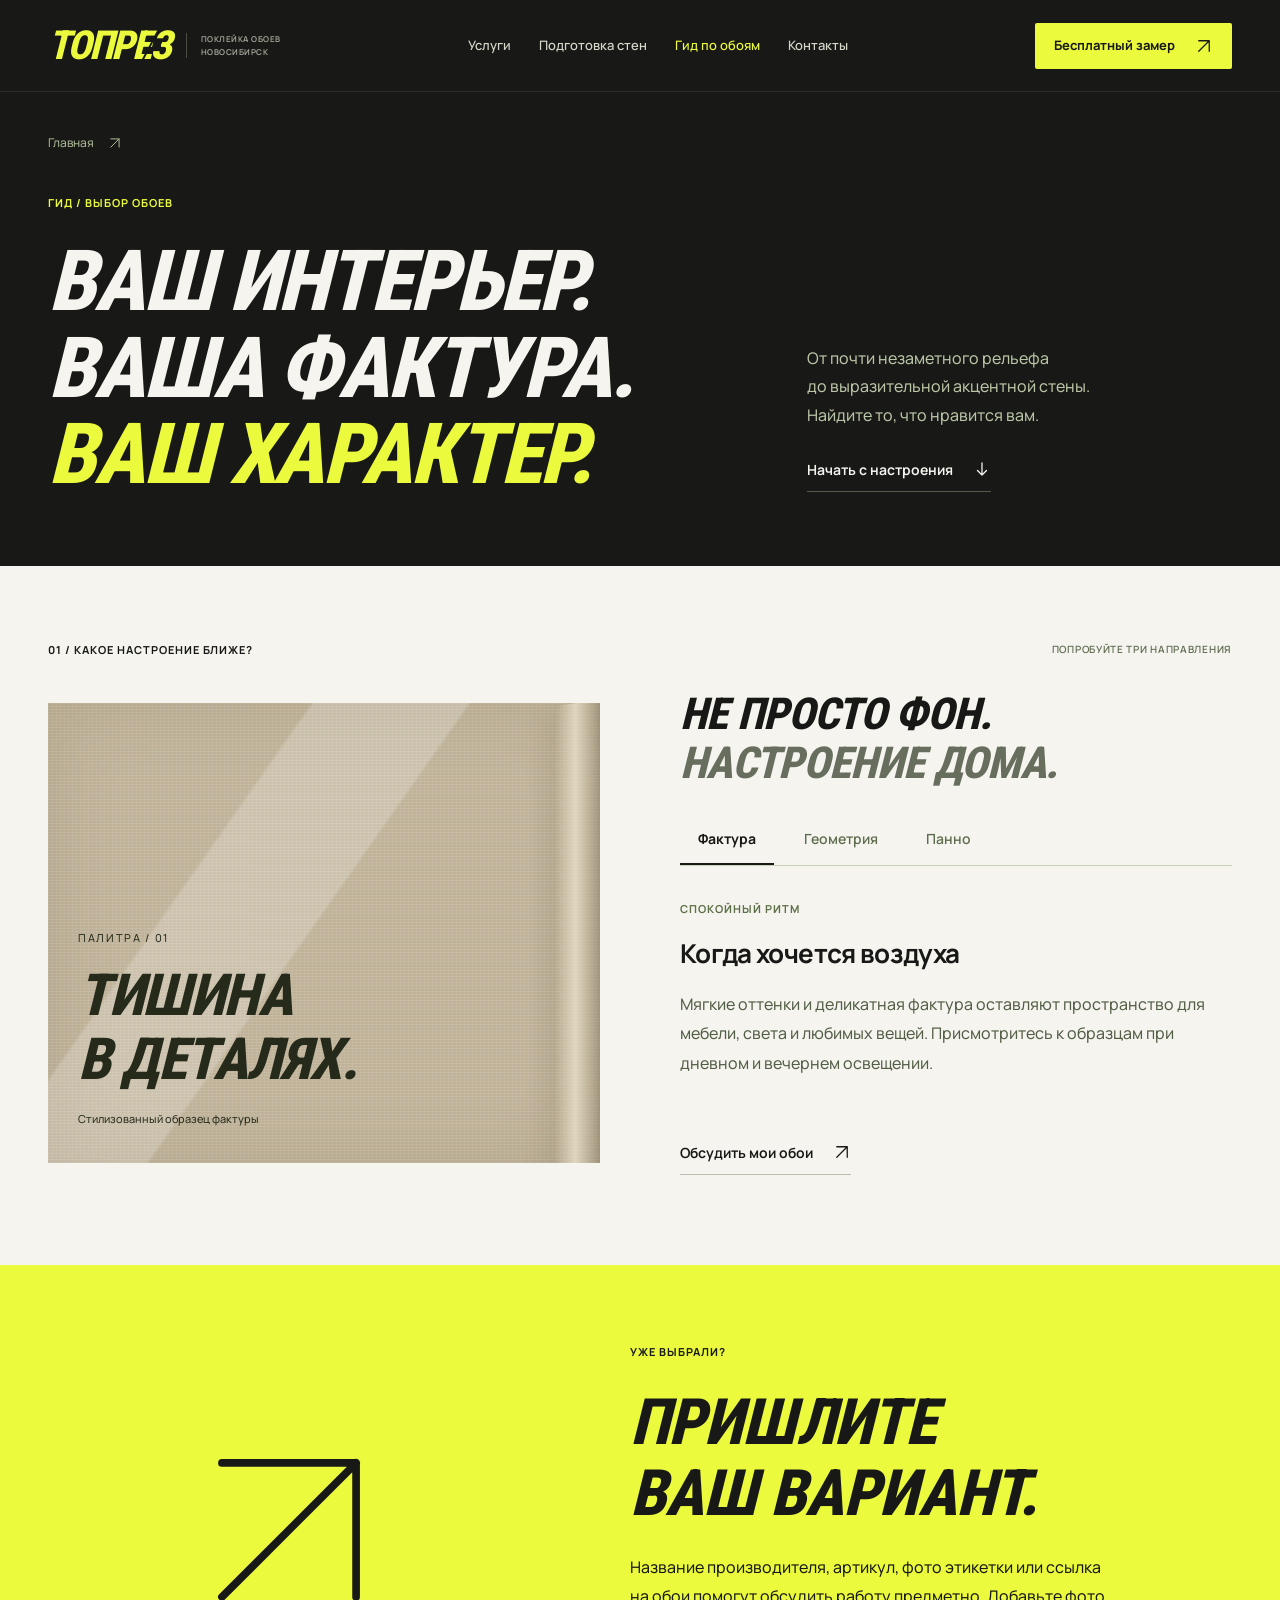
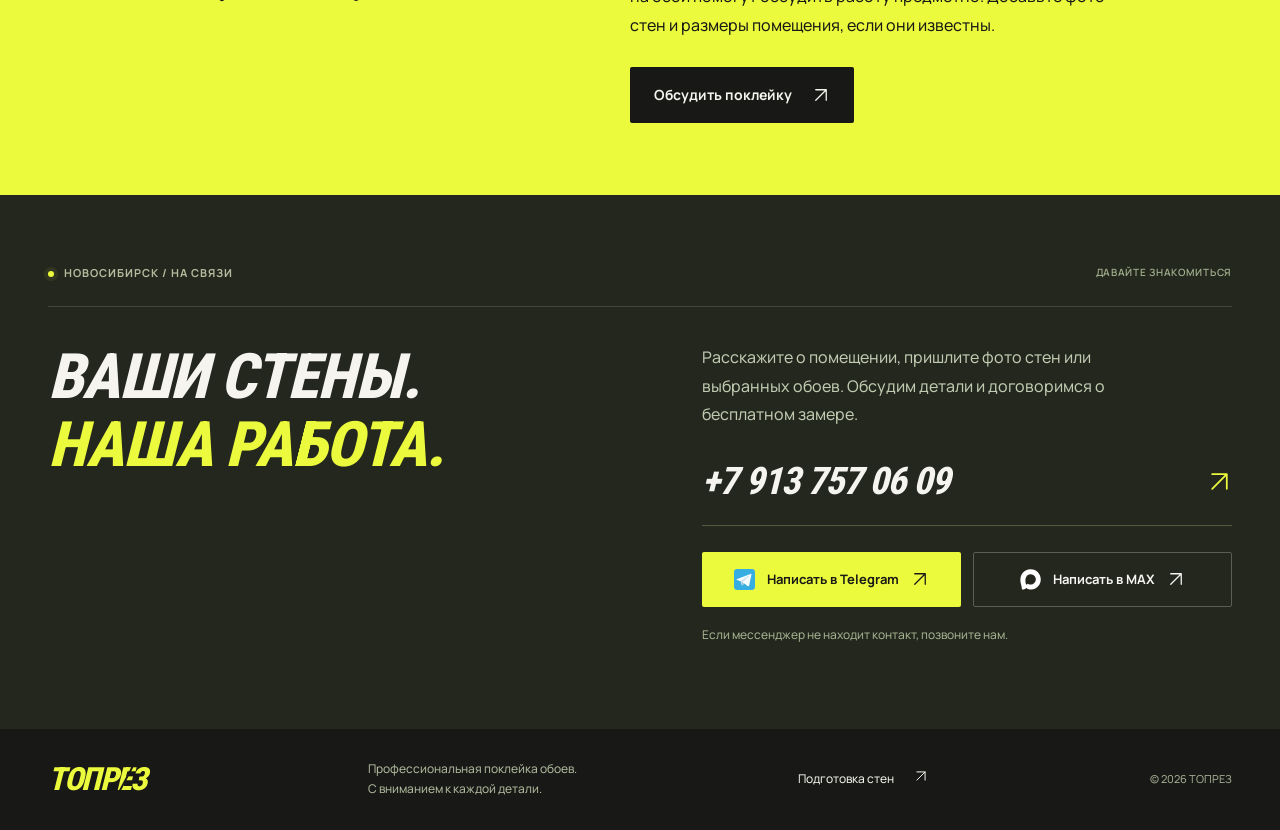
<file: wallpapers/index.html>
<!doctype html><html lang="ru"><head><meta charset="UTF-8"><meta name="viewport" content="width=device-width,initial-scale=1"><meta name="theme-color" content="#181916"><title>Гид по обоям — гид по выбору | ТОПРЕЗ</title><meta name="description" content="Фактуры, рисунки и панно: найдите направление для вашего интерьера. Поклейка обоев в Новосибирске."><meta property="og:title" content="Гид по обоям — гид по выбору | ТОПРЕЗ"><meta property="og:description" content="Фактуры, рисунки и панно: найдите направление для вашего интерьера. Поклейка обоев в Новосибирске."><meta property="og:type" content="website"><link rel="icon" href="../assets/favicon.svg" type="image/svg+xml"><link rel="stylesheet" href="../assets/style.css?v=2"><link rel="stylesheet" href="../assets/refinements.css?v=2"><script src="../assets/settings.js" defer></script><script src="../assets/app.js?v=2" defer></script></head><body class="page-wallpapers"><a class="skip-link" href="#main">К содержанию</a><header class="site-header"><div class="wrap header-inner"><a class="brand" href="../index.html" aria-label="ТОПРЕЗ — главная"><span class="wordmark">ТОПРЕЗ<span class="brand-cut" aria-hidden="true"></span></span><span class="brand-caption">ПОКЛЕЙКА ОБОЕВ <br>НОВОСИБИРСК</span></a><nav id="navigation" aria-label="Основная навигация"><a href="../index.html#services">Услуги</a><a  href="../preparation/index.html">Подготовка стен</a><a aria-current="page" href="../wallpapers/index.html">Гид по обоям</a><a href="#contact">Контакты</a></nav><button class="button button-small header-cta" data-contact>Бесплатный замер <svg class="icon icon-arrow" viewBox="0 0 24 24" fill="none" aria-hidden="true" focusable="false"><path d="M5 19 19 5M5 5h14v14"/></svg></button><button class="menu-button" aria-label="Открыть меню" aria-expanded="false" aria-controls="navigation"><span></span><span></span></button></div></header><main id="main"><section class="subhero wallpaper-subhero"><div class="wrap"><a class="breadcrumb" href="../index.html">Главная <span><svg class="icon icon-arrow" viewBox="0 0 24 24" fill="none" aria-hidden="true" focusable="false"><path d="M5 19 19 5M5 5h14v14"/></svg></span></a><div class="subhero-grid"><div><span class="eyebrow yellow">ГИД / ВЫБОР ОБОЕВ</span><h1>ВАШ ИНТЕРЬЕР. <br>ВАША ФАКТУРА. <br><span>ВАШ ХАРАКТЕР.</span></h1></div><div class="subhero-aside"><p>От почти незаметного рельефа <br>до выразительной акцентной стены. <br>Найдите то, что нравится вам.</p><a class="text-link light-link" href="#textures">Начать с настроения <svg class="icon icon-down" viewBox="0 0 24 24" fill="none" aria-hidden="true" focusable="false"><path d="M12 4v16m-6-6 6 6 6-6"/></svg></a></div></div></div></section><section class="texture-section light-section" id="textures"><div class="wrap"><div class="section-top"><span class="eyebrow">01 / КАКОЕ НАСТРОЕНИЕ БЛИЖЕ?</span><span class="section-number">ПОПРОБУЙТЕ ТРИ НАПРАВЛЕНИЯ</span></div><div class="texture-grid"><div class="texture-preview texture-linen" id="texture-preview" role="img" aria-label="Условный образец спокойной льняной фактуры"><div class="texture-light"></div><div class="sample-label"><span>ПАЛИТРА / 01</span><strong id="texture-label">ТИШИНА <br>В ДЕТАЛЯХ.</strong><span>Стилизованный образец фактуры</span></div><div class="sample-roll" aria-hidden="true"></div></div><div class="texture-content"><h2>НЕ ПРОСТО ФОН. <br><em>НАСТРОЕНИЕ ДОМА.</em></h2><div class="texture-tabs" role="tablist" aria-label="Направление оформления"><button role="tab" aria-selected="true" aria-controls="texture-panel" id="tab-linen" data-texture="linen">Фактура</button><button role="tab" aria-selected="false" aria-controls="texture-panel" id="tab-pattern" tabindex="-1" data-texture="pattern">Геометрия</button><button role="tab" aria-selected="false" aria-controls="texture-panel" id="tab-mural" tabindex="-1" data-texture="mural">Панно</button></div><div id="texture-panel" role="tabpanel" aria-labelledby="tab-linen" tabindex="0"><span class="eyebrow" id="texture-kicker">СПОКОЙНЫЙ РИТМ</span><h3 id="texture-title">Когда хочется воздуха</h3><p id="texture-description">Мягкие оттенки и деликатная фактура оставляют пространство для мебели, света и любимых вещей. Присмотритесь к образцам при дневном и вечернем освещении.</p></div><button class="text-link" data-contact>Обсудить мои обои <svg class="icon icon-arrow" viewBox="0 0 24 24" fill="none" aria-hidden="true" focusable="false"><path d="M5 19 19 5M5 5h14v14"/></svg></button></div></div></div></section><section class="wallpaper-message"><div class="wrap message-grid"><span class="message-symbol" aria-hidden="true"><svg class="icon icon-arrow" viewBox="0 0 24 24" fill="none" aria-hidden="true" focusable="false"><path d="M5 19 19 5M5 5h14v14"/></svg></span><div><span class="eyebrow">УЖЕ ВЫБРАЛИ?</span><h2>ПРИШЛИТЕ <br>ВАШ ВАРИАНТ.</h2><p>Название производителя, артикул, фото этикетки или ссылка на обои помогут обсудить работу предметно. Добавьте фото стен и размеры помещения, если они известны.</p><button class="button button-dark" data-contact>Обсудить поклейку <svg class="icon icon-arrow" viewBox="0 0 24 24" fill="none" aria-hidden="true" focusable="false"><path d="M5 19 19 5M5 5h14v14"/></svg></button></div></div></section></main><section class="contact-section" id="contact"><div class="wrap"><div class="section-top"><span class="eyebrow"><span class="dot"></span> НОВОСИБИРСК / НА СВЯЗИ</span><span class="section-number">ДАВАЙТЕ ЗНАКОМИТЬСЯ</span></div><div class="contact-grid"><h2>ВАШИ СТЕНЫ. <br><span>НАША РАБОТА.</span></h2><div class="contact-copy"><p>Расскажите о помещении, пришлите фото стен или выбранных обоев. Обсудим детали и договоримся о бесплатном замере.</p><a class="phone-link" href="tel:+79137570609">+7 913 757 06 09 <svg class="icon icon-arrow" viewBox="0 0 24 24" fill="none" aria-hidden="true" focusable="false"><path d="M5 19 19 5M5 5h14v14"/></svg></a><div class="contact-buttons"><a class="button" href="https://t.me/+79137570609" target="_blank" rel="noopener noreferrer"><svg class="messenger-icon telegram-icon" aria-hidden="true" focusable="false" xmlns="http://www.w3.org/2000/svg"
 
viewBox="0 0 512 512"><rect
width="512" height="512"
rx="15%"
fill="#37aee2"/><path fill="#c8daea" d="M199 404c-11 0-10-4-13-14l-32-105 245-144"/><path fill="#a9c9dd" d="M199 404c7 0 11-4 16-8l45-43-56-34"/><path fill="#f6fbfe" d="M204 319l135 99c14 9 26 4 30-14l55-258c5-22-9-32-24-25L79 245c-21 8-21 21-4 26l83 26 190-121c9-5 17-3 11 4"/></svg> Написать в Telegram <svg class="icon icon-arrow" viewBox="0 0 24 24" fill="none" aria-hidden="true" focusable="false"><path d="M5 19 19 5M5 5h14v14"/></svg></a><button class="button button-outline" data-max><svg class="messenger-icon max-icon" aria-hidden="true" focusable="false" xmlns="http://www.w3.org/2000/svg" viewBox="0 0 720 720"><path fill="#fff" d="M350.4,9.6C141.8,20.5,4.1,184.1,12.8,390.4c3.8,90.3,40.1,168,48.7,253.7,2.2,22.2-4.2,49.6,21.4,59.3,31.5,11.9,79.8-8.1,106.2-26.4,9-6.1,17.6-13.2,24.2-22,27.3,18.1,53.2,35.6,85.7,43.4,143.1,34.3,299.9-44.2,369.6-170.3C799.6,291.2,622.5-4.6,350.4,9.6h0ZM269.4,504c-11.3,8.8-22.2,20.8-34.7,27.7-18.1,9.7-23.7-.4-30.5-16.4-21.4-50.9-24-137.6-11.5-190.9,16.8-72.5,72.9-136.3,150-143.1,78-6.9,150.4,32.7,183.1,104.2,72.4,159.1-112.9,316.2-256.4,218.6h0Z"/></svg>
 Написать в MAX <svg class="icon icon-arrow" viewBox="0 0 24 24" fill="none" aria-hidden="true" focusable="false"><path d="M5 19 19 5M5 5h14v14"/></svg></button></div><p class="contact-note">Если мессенджер не находит контакт, позвоните нам.</p></div></div></div></section><footer class="footer"><div class="wrap footer-inner"><a class="brand" href="../index.html" aria-label="ТОПРЕЗ — главная"><span class="wordmark">ТОПРЕЗ<span class="brand-cut" aria-hidden="true"></span></span></a><p>Профессиональная поклейка обоев. <br>С вниманием к каждой детали.</p><a href="../preparation/index.html">Подготовка стен <svg class="icon icon-arrow" viewBox="0 0 24 24" fill="none" aria-hidden="true" focusable="false"><path d="M5 19 19 5M5 5h14v14"/></svg></a><span>© 2026 ТОПРЕЗ</span></div></footer><div class="mobile-contact"><a href="tel:+79137570609" aria-label="Позвонить"><svg viewBox="0 0 24 24" fill="none" aria-hidden="true"><path d="m8 3 3 5-3 3c2 3 3 4 6 5l3-3 4 3c0 4-2 6-5 5C9 19 4 14 3 8 2 5 4 3 8 3Z"/></svg></a><button class="button" data-contact>Записаться на замер <svg class="icon icon-arrow" viewBox="0 0 24 24" fill="none" aria-hidden="true" focusable="false"><path d="M5 19 19 5M5 5h14v14"/></svg></button></div><dialog id="contact-dialog" aria-labelledby="dialog-title"><button class="dialog-close" aria-label="Закрыть"><svg class="icon icon-close" viewBox="0 0 24 24" fill="none" aria-hidden="true" focusable="false"><path d="m6 6 12 12M18 6 6 18"/></svg></button><div class="eyebrow">БЕСПЛАТНЫЙ ЗАМЕР</div><h2 id="dialog-title">ОБСУДИМ <br>ВАШИ СТЕНЫ?</h2><p id="dialog-copy">Выберите удобный способ связи. Расскажите, какие обои вы выбрали и когда планируете начать.</p><a class="dialog-phone" href="tel:+79137570609">+7 913 757 06 09</a><div class="dialog-actions"><a class="button" id="dialog-telegram" href="https://t.me/+79137570609" target="_blank" rel="noopener noreferrer"><svg class="messenger-icon telegram-icon" aria-hidden="true" focusable="false" xmlns="http://www.w3.org/2000/svg"
 
viewBox="0 0 512 512"><rect
width="512" height="512"
rx="15%"
fill="#37aee2"/><path fill="#c8daea" d="M199 404c-11 0-10-4-13-14l-32-105 245-144"/><path fill="#a9c9dd" d="M199 404c7 0 11-4 16-8l45-43-56-34"/><path fill="#f6fbfe" d="M204 319l135 99c14 9 26 4 30-14l55-258c5-22-9-32-24-25L79 245c-21 8-21 21-4 26l83 26 190-121c9-5 17-3 11 4"/></svg> Telegram <svg class="icon icon-arrow" viewBox="0 0 24 24" fill="none" aria-hidden="true" focusable="false"><path d="M5 19 19 5M5 5h14v14"/></svg></a><button class="button button-dark" id="dialog-max"><svg class="messenger-icon max-icon" aria-hidden="true" focusable="false" xmlns="http://www.w3.org/2000/svg" viewBox="0 0 720 720"><path fill="#fff" d="M350.4,9.6C141.8,20.5,4.1,184.1,12.8,390.4c3.8,90.3,40.1,168,48.7,253.7,2.2,22.2-4.2,49.6,21.4,59.3,31.5,11.9,79.8-8.1,106.2-26.4,9-6.1,17.6-13.2,24.2-22,27.3,18.1,53.2,35.6,85.7,43.4,143.1,34.3,299.9-44.2,369.6-170.3C799.6,291.2,622.5-4.6,350.4,9.6h0ZM269.4,504c-11.3,8.8-22.2,20.8-34.7,27.7-18.1,9.7-23.7-.4-30.5-16.4-21.4-50.9-24-137.6-11.5-190.9,16.8-72.5,72.9-136.3,150-143.1,78-6.9,150.4,32.7,183.1,104.2,72.4,159.1-112.9,316.2-256.4,218.6h0Z"/></svg>
 MAX <svg class="icon icon-arrow" viewBox="0 0 24 24" fill="none" aria-hidden="true" focusable="false"><path d="M5 19 19 5M5 5h14v14"/></svg></button><button class="button button-outline-dark" id="copy-phone">Скопировать номер</button><a class="dialog-call" href="tel:+79137570609"><svg viewBox="0 0 24 24" fill="none" aria-hidden="true"><path d="m8 3 3 5-3 3c2 3 3 4 6 5l3-3 4 3c0 4-2 6-5 5C9 19 4 14 3 8 2 5 4 3 8 3Z"/></svg> Позвонить</a></div><p id="copy-status" role="status" aria-live="polite"></p><a id="open-max" class="text-link" href="https://web.max.ru/" target="_blank" rel="noopener noreferrer" hidden>Открыть MAX <svg class="icon icon-arrow" viewBox="0 0 24 24" fill="none" aria-hidden="true" focusable="false"><path d="M5 19 19 5M5 5h14v14"/></svg></a></dialog><div class="toast" role="status" aria-live="polite"></div></body></html>
</file>
<file: assets/style.css>
@font-face{font-family:Display;src:url('display.ttf') format('truetype');font-display:swap;font-weight:100 900}@font-face{font-family:Text;src:url('text.ttf') format('truetype');font-display:swap;font-weight:100 900}
:root{--ink:#181916;--yellow:#ebfa3c;--paper:#f5f4ef;--muted:#9e9f96;--line:#d8d8cf;--display:Display,'Arial Narrow',Impact,sans-serif;--text:Text,Arial,sans-serif}*{box-sizing:border-box}html{scroll-behavior:smooth;scroll-padding-top:96px}body{margin:0;background:var(--ink);color:var(--paper);font:15px/1.6 var(--text);-webkit-font-smoothing:antialiased}body.menu-open,body.dialog-open{overflow:hidden}button,input{font:inherit}a{color:inherit;text-decoration:none}button{cursor:pointer}button,a,input,summary{touch-action:manipulation}button{color:inherit}svg{width:24px;height:24px;flex-shrink:0;stroke:currentColor;stroke-width:1.6;stroke-linecap:round;stroke-linejoin:round}svg[fill=currentColor]{stroke:none}img{max-width:100%;display:block}button{border:0;background:none}button:disabled{cursor:default}a:focus-visible,button:focus-visible,summary:focus-visible,[tabindex]:focus-visible{outline:3px solid #8b9c00;outline-offset:5px}.site-header a:focus-visible,.site-header button:focus-visible,.contact-section a:focus-visible,.contact-section button:focus-visible{outline-color:var(--yellow)}[hidden]{display:none!important}::selection{background:var(--yellow);color:var(--ink)}h1,h2,h3,p{margin-top:0}h1,h2{font-family:var(--display);font-weight:800;font-style:italic;letter-spacing:-.025em;line-height:1.02}h1{font-size:clamp(64px,7.9vw,120px)}h2{font-size:clamp(40px,4.4vw,66px)}h3{font-size:22px;line-height:1.25;letter-spacing:-.04em}h2 em{font-style:inherit;color:#73766b}p{margin-bottom:24px}small{font-size:12px;line-height:1.6}a,button{transition:background .2s,color .2s,transform .2s}.wrap{width:min(1320px,calc(100% - 96px));margin-inline:auto}.yellow{color:var(--yellow)}.eyebrow{font-size:10px;letter-spacing:.12em;font-weight:650;display:inline-flex;gap:10px;align-items:center;line-height:1.5}.dot{width:6px;height:6px;border-radius:50%;background:var(--yellow);display:inline-block;box-shadow:0 0 0 4px #ebfa3c12}.section-top{display:flex;justify-content:space-between;gap:24px;align-items:center;margin-bottom:48px}.section-number{font-size:9px;font-weight:600;letter-spacing:.1em;color:#797c70}.button{display:inline-flex;justify-content:center;align-items:center;gap:28px;padding:19px 24px;background:var(--yellow);color:var(--ink);font-size:12px;font-weight:700;line-height:1.3;min-height:56px;border:1px solid transparent;border-radius:2px}.button:hover{background:#f2ff78;transform:translateY(-2px)}.button svg{width:18px;height:18px}.button-small{min-height:44px;padding:13px 18px;gap:20px;font-size:11px}.button-dark{background:var(--ink);color:var(--paper)}.button-dark:hover{background:#34362e}.button-outline{border-color:#5a5d50;background:transparent;color:var(--paper)}.button-outline:hover{background:#303228}.button-outline-dark{background:transparent;border-color:#c3c6b8;color:var(--ink)}.button-outline-dark:hover{background:#e2e5d7}.text-link{display:inline-flex;gap:30px;align-items:center;padding:0 0 8px;border-bottom:1px solid #babeb0;font-size:12px;line-height:1.5;font-weight:650;color:var(--ink)}.text-link svg{width:18px;height:18px}.text-link:hover{gap:36px;color:#6d7605}.light-link{color:var(--paper);border-color:#55594b}.light-link:hover{color:var(--yellow)}.light-section{background:var(--paper);color:var(--ink)}.skip-link{position:fixed;top:-100px;left:20px;padding:12px;background:var(--yellow);color:var(--ink);z-index:50}.skip-link:focus{top:16px}
/* Brand and navigation */
.site-header{height:92px;border-bottom:1px solid #ffffff17;background:#181916f5;position:relative;z-index:20}.header-inner{height:100%;display:flex;align-items:center;justify-content:space-between;gap:28px}.brand{display:inline-flex;align-items:center;gap:16px}.wordmark{font:italic 800 40px/.9 var(--display);letter-spacing:-.055em;color:var(--yellow);position:relative;display:inline-block;white-space:nowrap}.brand-caption{font-size:7px;font-weight:650;line-height:1.6;letter-spacing:.08em;color:#a4a69a;border-left:1px solid #4c4e44;padding-left:14px}.brand-cut{display:block;background:var(--ink);height:2px;width:41px;position:absolute;right:0;top:50%;transform:rotate(-62deg)}nav{display:flex;gap:28px;align-items:center}.site-header nav a{font-size:11px;color:#c5c7bd;white-space:nowrap}.site-header nav a:hover,.site-header nav a[aria-current]{color:var(--yellow)}.menu-button{display:none;width:42px;height:42px;padding:10px}.menu-button span{display:block;width:22px;height:1px;background:var(--paper);margin:6px 0;transition:transform .2s}.menu-button[aria-expanded=true] span:first-child{transform:translateY(3.5px) rotate(45deg)}.menu-button[aria-expanded=true] span:last-child{transform:translateY(-3.5px) rotate(-45deg)}
/* Main hero */
.hero{padding-top:56px;overflow:hidden}.hero-grid{display:grid;grid-template-columns:1.05fr 1fr;gap:36px;align-items:center}.hero-copy{position:relative;z-index:2;padding-block:10px}.hero h1{margin:28px 0 24px;font-size:clamp(60px,7.4vw,110px);line-height:1.02;white-space:nowrap}.hero h1 span{color:var(--yellow)}.hero-description{color:#b5b8aa;font-size:12px;line-height:1.85;max-width:400px;margin-bottom:28px}.hero-actions{display:flex;gap:30px;align-items:center}.hero-secondary{font-size:11px;display:flex;gap:14px;align-items:center;color:#c9ccbd}.hero-secondary:hover{color:var(--yellow)}.hero-secondary span{font-size:18px}.hero-guarantee{display:flex;gap:12px;align-items:center;margin-top:38px;color:#e0e2d7;font-size:10px;line-height:1.6}.hero-guarantee svg{color:var(--yellow);width:27px;height:27px;border:1px solid #4a4e3a;border-radius:50%;padding:5px}.hero-guarantee small{font-size:9px;color:#919584}.hero-visual{height:535px;position:relative;align-self:stretch;margin-left:15px;isolation:isolate}.hero-visual>img{height:100%;width:100%;object-fit:cover;object-position:57% center;border-radius:1px}.hero-visual::after{content:'';position:absolute;inset:50% 0 0;background:linear-gradient(transparent,#16180dd9);z-index:0}.image-caption{position:absolute;bottom:24px;left:24px;right:50px;z-index:1;display:flex;flex-direction:column;gap:5px;font-size:8px;letter-spacing:.12em}.image-caption span:last-child{font-size:8px;color:#e0e0d0;letter-spacing:.02em}.hero-stamp{position:absolute;top:28px;left:-46px;width:112px;height:112px;border-radius:50%;background:var(--yellow);color:var(--ink);display:flex;align-items:center;justify-content:center;flex-direction:column;transform:rotate(-12deg);z-index:2;border:1px solid var(--ink);box-shadow:0 0 0 5px var(--yellow);font-size:8px;font-weight:700;letter-spacing:.09em}.hero-stamp strong{font:italic 800 40px/1.25 var(--display);letter-spacing:-.03em}.image-corner{position:absolute;bottom:0;right:0;background:var(--yellow);color:var(--ink);font-size:25px;width:50px;height:50px;text-align:center;line-height:50px;z-index:1}.hero-bottom{border-top:1px solid #ffffff1c;margin-top:42px;padding-block:22px;display:flex;align-items:center;justify-content:space-between;font-size:8px;letter-spacing:.1em;color:#9b9f8d}.tiny-cross{font-size:25px;color:var(--yellow);line-height:1}.brand-strip{background:var(--yellow);color:var(--ink);overflow:hidden;padding:14px 0 13px}.brand-strip>div{font:italic 800 42px/1 var(--display);letter-spacing:-.01em;display:flex;align-items:center;gap:28px;white-space:nowrap;width:max-content;transform:translateX(-32px)}.brand-strip span{font:normal 34px/1 Arial}.services{padding:90px 0 96px}.section-heading{display:flex;justify-content:space-between;align-items:flex-end;gap:60px;margin-bottom:38px}.section-heading h2{margin:0;flex:1}.section-heading>p{font-size:12px;color:#74786b;max-width:300px;margin:0;line-height:1.85}.service-grid{display:grid;grid-template-columns:repeat(3,1fr);gap:16px}.service-card{padding:28px 30px;background:#eaeae2;min-height:365px;position:relative;transition:transform .25s,background .25s}.service-card:hover{transform:translateY(-5px);background:#e4e5da}.card-top{display:flex;justify-content:space-between;align-items:center;margin-bottom:33px}.card-top>span{font-size:10px;color:#737866}.card-top>svg{width:52px;height:52px;stroke-width:1.3}.service-card h3{font:italic 800 38px/1.08 var(--display);letter-spacing:-.02em;margin-bottom:20px}.service-card p{font-size:11px;max-width:240px;color:#6b7061;line-height:1.85;padding-bottom:32px;margin-bottom:0}.service-card-yellow{background:var(--yellow)}.service-card-yellow:hover{background:#e5f23c}.service-card-yellow p{color:#4d532b}.circle-link{position:absolute;right:24px;bottom:24px;width:35px;height:35px;border:1px solid #c0c4b4;border-radius:50%;display:grid;place-items:center}.circle-link:hover{background:var(--ink);color:var(--yellow);border-color:var(--ink);transform:rotate(6deg)}.circle-link svg{width:17px;height:17px}.service-card-yellow .circle-link{border-color:#acb929}.day-section{padding:78px 0 82px;background:var(--ink)}.day-grid{display:grid;grid-template-columns:1.3fr 1fr;gap:100px}.day-section h2{font-size:clamp(65px,7.5vw,110px);margin:28px 0 0}.outline-text{-webkit-text-stroke:1px var(--yellow);color:transparent;font-size:1.15em}.day-copy{display:grid;grid-template-columns:60px 1fr;align-content:center;gap:0 28px}.asterisk{font-size:75px;line-height:1;color:var(--yellow);grid-row:1/4}.day-copy p{font-size:20px;line-height:1.5;margin:0 0 18px;letter-spacing:-.03em}.day-copy small{font-size:11px;color:#969d89;max-width:300px;line-height:1.8;margin-bottom:28px}.day-copy .text-link{justify-self:start}.process{padding:90px 0}.process h2{margin-bottom:45px}.steps-grid{display:grid;grid-template-columns:repeat(4,1fr);gap:30px}.step-no{display:flex;justify-content:space-between;border-bottom:1px solid #c7cbbb;padding-bottom:15px;margin-bottom:24px;font:italic 700 38px/1 var(--display);color:#9ca28d}.step-no>span{font:normal 18px var(--text);color:#686e5b}.steps-grid h3{font-size:16px;letter-spacing:-.04em;margin-bottom:12px}.steps-grid p{font-size:11px;color:#737969;line-height:1.85;margin:0}.steps-grid a{font-size:10px;font-weight:650;display:inline-block;margin-top:16px;border-bottom:1px solid #b8bfaa}.steps-grid a:hover{color:#777f05}.preparation-teaser{background:#e9e9df;color:var(--ink);padding:72px 0}.prep-teaser-grid{display:grid;grid-template-columns:1fr 1fr;gap:90px;align-items:center}.prep-teaser-grid h2{font-size:45px;margin:22px 0}.prep-teaser-grid p{font-size:12px;color:#6d7462;max-width:365px;line-height:1.85}.paper-art{position:relative;height:330px;display:flex;align-items:center;justify-content:center}.paper-sheet{position:absolute;width:230px;height:290px;background:#f9f9f3;border:1px solid #c9cdbd;box-shadow:8px 12px 20px #4b50300d}.sheet-back{transform:rotate(-12deg) translate(-20px,0);background:repeating-linear-gradient(0deg,#e5e5da,#e5e5da 1px,#e0e0d3 1px,#e0e0d3 4px)}.sheet-front{transform:rotate(6deg);padding:36px 22px;display:flex;flex-direction:column;justify-content:space-between}.sheet-front>span{font:italic 800 37px/1.1 var(--display);letter-spacing:-.04em}.sheet-front b{font-weight:800;color:#878f74}.sheet-front i{font-size:10px;font-style:normal;border-top:1px solid #c7cdba;padding-top:12px}.paper-note{position:absolute;bottom:5px;left:18px;writing-mode:vertical-rl;font-size:8px;letter-spacing:.16em;transform:rotate(180deg);color:#7a8468}.faq{padding:100px 0}.faq-grid{display:grid;grid-template-columns:.8fr 1.4fr;gap:100px}.faq h2{margin:24px 0}.faq-grid>div>p{font-size:12px;color:#7a806e;line-height:1.8}.faq details{border-bottom:1px solid #cdd1c1}.faq details:first-child{border-top:1px solid #cdd1c1}.faq summary{display:flex;align-items:center;justify-content:space-between;gap:20px;list-style:none;padding:22px 0;font-size:14px;font-weight:600;cursor:pointer}.faq summary::-webkit-details-marker{display:none}.faq summary span{font-weight:400;font-size:26px;color:#727b60;line-height:1}.faq details[open] summary span{transform:rotate(45deg)}.faq details>p{font-size:12px;color:#707a60;line-height:1.9;max-width:540px;margin:0 40px 24px 0}
/* Contacts */
.contact-section{padding:70px 0 84px;background:#24271e}.contact-section .section-top{border-bottom:1px solid #434938;padding-bottom:24px}.contact-section .eyebrow{color:#b4bc9e}.contact-section .section-number{color:#8c967b}.contact-grid{display:grid;grid-template-columns:1.1fr 1fr;gap:90px;align-items:start}.contact-grid h2{font-size:clamp(50px,5.5vw,80px);margin:0;white-space:nowrap}.contact-grid h2>span{color:var(--yellow)}.contact-copy>p{font-size:12px;color:#acb59a;line-height:1.9;max-width:410px;margin-bottom:24px}.phone-link{font:italic 700 38px/1.3 var(--display);display:flex;align-items:center;justify-content:space-between;border-bottom:1px solid #515b41;padding-bottom:18px;margin-bottom:26px;letter-spacing:-.025em}.phone-link:hover{color:var(--yellow)}.phone-link>svg{color:var(--yellow);width:25px;height:25px}.contact-buttons{display:flex;gap:12px}.contact-buttons .button{font-size:10px;gap:12px;padding:16px 18px;flex:1}.contact-buttons .button>svg:first-child{width:15px;height:15px}.contact-copy .contact-note{font-size:9px;margin:14px 0 0;color:#909b7e}.max-symbol{border:1.5px solid currentColor;border-radius:50%;font-size:9px;width:16px;height:16px;line-height:14px;text-align:center}.footer{background:var(--ink);padding:30px 0}.footer-inner{display:flex;align-items:center;justify-content:space-between;gap:24px}.footer .wordmark{font-size:32px}.footer p{font-size:9px;color:#979f87;line-height:1.7;margin:0}.footer-inner>a:not(.brand){display:flex;gap:20px;font-size:10px}.footer-inner>a>svg{width:14px;height:14px}.footer-inner>span{font-size:8px;color:#7e896b}.mobile-contact{display:none}dialog{border:0;border-radius:3px;width:min(510px,calc(100% - 32px));max-height:90dvh;overflow-y:auto;background:var(--paper);color:var(--ink);padding:44px;box-shadow:0 24px 100px #0007}dialog::backdrop{background:#11160ed4;backdrop-filter:blur(8px)}.dialog-close{position:absolute;right:15px;top:12px;font-size:30px;width:42px;height:42px;line-height:1;color:#737c65}.dialog-close:hover{color:var(--ink);background:#e5e8dc}.dialog-close:focus-visible{outline-offset:-3px}dialog h2{font-size:54px;margin:22px 0}dialog p{font-size:12px;line-height:1.8;color:#6e775f}.dialog-phone{font:italic 700 32px var(--display);letter-spacing:-.02em;display:inline-block;margin-bottom:24px}.dialog-phone:hover{color:#7b8500}.dialog-actions{display:grid;grid-template-columns:1fr 1fr;gap:10px}.dialog-actions .button{gap:14px;font-size:11px;padding:16px 12px}.dialog-call{display:flex;align-items:center;justify-content:center;gap:8px;font-size:11px}.dialog-call svg{width:16px;height:16px}#copy-status{margin:14px 0 0;font-size:11px;min-height:18px}.toast{position:fixed;bottom:28px;left:50%;transform:translate(-50%,20px);padding:12px 22px;border:1px solid #4a5536;background:var(--ink);color:var(--paper);font-size:12px;opacity:0;pointer-events:none;transition:.2s;z-index:80}.toast.visible{opacity:1;transform:translate(-50%,0)}
/* Inner pages */
.subhero{padding:36px 0 68px;background:var(--ink)}.breadcrumb{display:inline-flex;gap:14px;font-size:10px;color:#919b7e;margin-bottom:44px}.breadcrumb:hover{color:var(--yellow)}.subhero-grid{display:grid;grid-template-columns:1.6fr 1fr;gap:80px;align-items:end}.subhero h1{font-size:clamp(55px,6.6vw,96px);margin:24px 0 0}.subhero h1 span{color:var(--yellow)}.subhero-aside{padding-bottom:6px}.big-asterisk{font-size:90px;color:var(--yellow);display:block;line-height:1;margin-bottom:20px}.subhero-aside p{font-size:14px;line-height:1.9;color:#a5b092;margin-bottom:26px}.subhero-aside .text-link{font-size:11px}.prep-content{padding:64px 0 86px}.prep-layout{display:grid;grid-template-columns:290px 1fr;gap:90px;align-items:start}.prep-sidebar{position:sticky;top:28px}.checklist-progress{background:#e8eadf;padding:28px}.progress-count{display:flex;align-items:baseline;gap:10px;margin:20px 0 8px}.progress-count strong{font:italic 800 76px/1 var(--display)}.progress-count span{font:italic 600 30px/1 var(--display);color:#8b9679}.checklist-progress>p{font-size:10px;color:#6e7a5e;margin:0 0 14px}.checklist-progress progress{width:100%;height:5px;display:block;border:0;border-radius:0;background:#cbd1bb;accent-color:#5e6e22}.checklist-progress progress::-webkit-progress-bar{background:#cbd1bb}.checklist-progress progress::-webkit-progress-value{background:#5e6e22}.checklist-progress nav{margin:28px 0;display:flex;align-items:stretch;flex-direction:column;gap:0}.checklist-progress nav a{display:flex;gap:14px;padding:12px 0;border-bottom:1px solid #ced5be;font-size:11px}.checklist-progress nav a:first-child{border-top:1px solid #ced5be}.checklist-progress nav a span{color:#8b9874;font-size:9px}.checklist-progress nav a:hover{color:#657603}.checklist-actions{display:flex;flex-direction:column;gap:14px}.checklist-actions .button{font-size:11px;padding:14px;min-height:46px}.reset-link{font-size:10px;color:#717e5d;text-decoration:underline;text-underline-offset:4px;padding:8px}.checklist-progress>small{font-size:8px;color:#737f60;display:block;margin-top:14px;text-align:center}.prep-intro>p{font-size:18px;letter-spacing:-.035em;line-height:1.6;max-width:650px}.prep-intro>small{font-size:11px;color:#818c6e;display:block;max-width:600px}.prep-step{padding:40px 0;border-bottom:1px solid #cdd5be;scroll-margin-top:20px}.prep-step:first-of-type{padding-top:45px}.prep-step-heading{display:flex;gap:22px;align-items:center;margin-bottom:22px}.prep-no{font:italic 800 53px/1 var(--display);color:#a0ad8b;min-width:62px}.prep-step-heading .eyebrow{font-size:8px;color:#85926f}.prep-step h2{font-size:32px;font-style:normal;letter-spacing:-.03em;line-height:1.2;margin:7px 0 0}.prep-description{font-size:12px;line-height:1.8;color:#7d886b;max-width:610px;margin-bottom:20px}.check-items{display:flex;flex-direction:column;gap:10px}.check-item{position:relative;display:flex;align-items:flex-start;gap:16px;border:1px solid #d6ddca;padding:17px 20px;cursor:pointer;transition:background .15s,border .15s;font-size:12px;line-height:1.8;background:#eeeee6}.check-item:hover{background:#e6e9dc;border-color:#b6c49e}.check-item input{position:absolute;opacity:0;width:24px;height:24px;margin:0}.custom-check{width:22px;height:22px;border:1px solid #b3bea2;display:grid;place-items:center;flex-shrink:0;margin-top:1px;background:var(--paper)}.custom-check svg{width:15px;height:15px;opacity:0}.check-item input:checked+.custom-check{background:var(--yellow);border-color:#adb92e}.check-item input:checked+.custom-check svg{opacity:1}.check-item:has(input:checked){background:#e6ebd8}.check-item input:focus-visible+.custom-check{outline:3px solid #718316;outline-offset:3px}.prep-finish{display:flex;gap:24px;margin-top:32px;padding:24px;background:#e7ecda;align-items:center}.prep-finish>span{font-size:42px;color:#667c20;line-height:1}.prep-finish h3{font-size:18px;margin:0 0 8px}.prep-finish p{font-size:11px;color:#778766;margin:0;line-height:1.7}
/* Wallpapers and editorial brands */
.texture-section{padding:76px 0 90px}.texture-grid{display:grid;grid-template-columns:1fr 1fr;gap:80px;align-items:center}.texture-preview{height:460px;position:relative;isolation:isolate;overflow:hidden;background-color:#c2b59b;box-shadow:inset 0 0 70px #55462b20;transition:background-color .6s}.texture-linen{background-image:repeating-linear-gradient(0deg,#fff1 0,#fff1 1px,#00000004 1px,#00000004 3px),repeating-linear-gradient(90deg,#fff1 0,#fff1 1px,transparent 1px,transparent 4px)}.texture-pattern{background-color:#a7b1a0;background-image:repeating-linear-gradient(60deg,transparent 0,transparent 55px,#e7edd066 55px,#e7edd066 57px,transparent 57px,transparent 110px),repeating-linear-gradient(-60deg,transparent 0,transparent 55px,#e7edd066 55px,#e7edd066 57px,transparent 57px,transparent 110px)}.texture-mural{background-color:#b2baa5;background-image:radial-gradient(ellipse at 80% 100%,#616c4d 0,#616c4d 30%,transparent 30.4%),radial-gradient(ellipse at 15% 100%,#889071 0,#889071 50%,transparent 50.4%),radial-gradient(ellipse at 70% 100%,#d8cdb3 0,#d8cdb3 65%,transparent 65.3%)}.texture-light{position:absolute;inset:0;background:linear-gradient(125deg,transparent 30%,#fff3 30.5%,#fff3 48%,transparent 48.5%);pointer-events:none}.sample-label{position:absolute;left:30px;bottom:35px;z-index:2;display:flex;flex-direction:column;gap:18px;color:#252a1a}.sample-label>span:first-child{font-size:9px;letter-spacing:.15em}.sample-label>span:last-child{font-size:9px}.sample-label strong{font:italic 800 58px/1.1 var(--display);letter-spacing:-.025em}.sample-roll{position:absolute;bottom:-10px;right:0;top:0;width:45px;background:linear-gradient(90deg,#57442110,#eee7cfb3 45%,#54452d3d);box-shadow:-16px 10px 18px #53472e14;border-radius:0 0 8px 4px;transform:skewY(-7deg);transform-origin:top}.texture-content h2{font-size:47px;margin-bottom:28px}.texture-tabs{display:flex;gap:8px;border-bottom:1px solid #c9d2b9;margin-bottom:28px}.texture-tabs button{padding:12px 16px;font-size:12px;border-bottom:2px solid transparent;color:#859273}.texture-tabs button:hover{color:var(--ink)}.texture-tabs button[aria-selected=true]{border-color:var(--ink);color:var(--ink);font-weight:700}.texture-content [role=tabpanel]{min-height:195px}.texture-content h3{font-size:24px;margin:14px 0 16px}.texture-content p{font-size:12px;color:#778666;line-height:1.9}.texture-content .eyebrow{font-size:9px;color:#8a9878}.brands-section{padding:0 0 80px}.brands-section .section-top{border-top:1px solid #c9d2b9;padding-top:35px}.brands-grid{display:grid;grid-template-columns:repeat(3,1fr);gap:18px}.brand-card{border:1px solid #d0d9c3;padding:24px;display:flex;flex-direction:column}.brand-swatch{height:135px;margin:-24px -24px 25px;position:relative;overflow:hidden}.brand-swatch::after{content:'';position:absolute;inset:0;background:linear-gradient(130deg,transparent 40%,#fff3 40.5%,#fff3 60%,transparent 60.5%)}.swatch-rasch{background:repeating-linear-gradient(0deg,#c5bda7 0,#c5bda7 2px,#bdb69e 2px,#bdb69e 4px)}.swatch-marburg{background-color:#acb09b;background-image:repeating-linear-gradient(45deg,transparent 0,transparent 19px,#e4e2ca66 19px,#e4e2ca66 21px,transparent 21px,transparent 40px)}.swatch-grandeco{background-color:#c7b397;background-image:radial-gradient(ellipse at 90% 100%,#8c967e 0,#8c967e 35%,transparent 35.5%),radial-gradient(ellipse at 25% 100%,#b9b89c 0,#b9b89c 48%,transparent 48.5%)}.brand-card>.eyebrow{font-size:8px;color:#83936d}.brand-card>h3{font-family:Georgia,serif;font-size:38px;letter-spacing:-.06em;margin:16px 0 20px;line-height:1.2;font-style:normal}.brand-card .rasch-logo{font-family:Arial,sans-serif;letter-spacing:-.08em;font-weight:800}.rasch-logo>span{font-size:10px;vertical-align:super;letter-spacing:normal}.brand-card .grandeco-logo{font-size:28px;letter-spacing:.035em;margin-top:22px;margin-bottom:24px}.brand-card p{font-size:11px;line-height:1.9;color:#7a8969;flex:1}.brand-card .text-link{font-size:11px;justify-content:space-between}.brands-note{font-size:10px;line-height:1.8;color:#879672;margin:22px 0 0;max-width:700px}.wallpaper-message{background:var(--yellow);color:var(--ink);padding:72px 0}.message-grid{display:grid;grid-template-columns:.8fr 1fr;gap:100px;align-items:center}.message-symbol{font-size:270px;font-weight:200;line-height:1;text-align:center}.message-grid h2{font-size:70px;margin:24px 0}.message-grid p{font-size:12px;line-height:1.9;max-width:450px}.wallpaper-subhero .subhero-aside{padding-bottom:6px}
/* Adaptation */
@media(min-width:1600px){.hero{padding-top:72px}.hero-visual{height:610px}.hero h1{font-size:120px}.hero-grid{gap:70px}.hero-bottom{margin-top:55px}}
@media(max-width:1200px){.wrap{width:calc(100% - 64px)}.brand-caption{display:none}nav{gap:18px}.hero-visual{height:490px}.hero-grid{gap:28px}.hero h1{font-size:8vw}.hero-stamp{width:95px;height:95px;left:-30px}.hero-stamp strong{font-size:34px}.hero-actions{gap:20px}.hero-actions .button{padding:18px;font-size:11px;gap:16px}.service-card{padding:24px}.service-card p{font-size:11px}.day-grid{gap:50px}.contact-grid{gap:50px}.contact-grid h2{font-size:6vw}.contact-buttons{flex-direction:column}.contact-buttons .button{justify-content:space-between}.prep-teaser-grid{gap:50px}.prep-teaser-grid h2{font-size:39px}.prep-layout{grid-template-columns:250px 1fr;gap:50px}.texture-grid{gap:50px}.texture-content h2{font-size:40px}.texture-preview{height:430px}.brand-card .grandeco-logo{font-size:23px}.subhero-grid{gap:50px}.subhero h1{font-size:7vw}.faq-grid{gap:60px}}
@media(max-width:900px){.header-cta{display:none}.site-header{height:80px}.hero{padding-top:40px}.hero-grid{grid-template-columns:1fr 1fr;gap:18px}.hero h1{font-size:8vw}.hero-description{font-size:11px}.hero-visual{height:430px;margin-left:0}.hero-actions{align-items:flex-start;flex-direction:column;gap:18px}.hero-guarantee{margin-top:24px}.hero-stamp{width:80px;height:80px;left:-18px;top:25px;font-size:6px}.hero-stamp strong{font-size:29px}.section-heading{gap:30px}.section-heading>p{max-width:230px;font-size:11px}.service-card{padding:22px;min-height:345px}.service-card h3{font-size:32px}.service-card p{font-size:10px}.card-top>svg{width:43px;height:43px}.day-grid{grid-template-columns:1fr 1fr;gap:40px}.day-section h2{font-size:8vw}.day-copy{grid-template-columns:1fr;gap:0}.asterisk{grid-row:auto;font-size:45px;margin-bottom:18px}.day-copy p{font-size:17px}.steps-grid{gap:22px}.steps-grid h3{font-size:14px}.steps-grid p{font-size:10px}.prep-teaser-grid{gap:28px}.prep-teaser-grid h2{font-size:34px}.paper-sheet{width:190px;height:260px}.sheet-front>span{font-size:31px}.faq-grid{gap:40px}.faq summary{font-size:12px}.contact-grid{gap:36px}.phone-link{font-size:32px}.footer-inner>p{display:none}.prep-layout{grid-template-columns:220px 1fr;gap:30px}.checklist-progress{padding:23px}.prep-step h2{font-size:28px}.prep-no{font-size:44px;min-width:48px}.prep-step-heading{gap:15px}.check-item{padding:16px;font-size:11px}.subhero-grid{grid-template-columns:1.4fr 1fr;gap:35px}.subhero h1{font-size:6.6vw}.subhero-aside p{font-size:12px}.texture-grid{gap:35px}.texture-content h2{font-size:34px}.texture-preview{height:410px}.sample-label strong{font-size:47px}.brand-card{padding:20px}.brand-swatch{margin:-20px -20px 20px}.brand-card .grandeco-logo{font-size:20px}.brand-card p{font-size:10px}.message-grid{gap:40px}.message-symbol{font-size:210px}}
@media(max-width:680px){html{scroll-padding-top:24px}.wrap{width:calc(100% - 40px)}.site-header{height:72px}.header-inner{gap:20px}.wordmark{font-size:35px}.brand-caption{display:block;font-size:6px;letter-spacing:.02em;padding-left:12px}.brand{gap:12px}.menu-button{display:block;margin-right:-10px}.site-header nav{display:none;position:absolute;top:71px;left:0;right:0;background:var(--ink);padding:24px 22px 32px;border-bottom:1px solid #3b432c;align-items:stretch;flex-direction:column;gap:0;box-shadow:0 22px 30px #0005}.site-header nav.open{display:flex}.site-header nav a{font-size:16px;padding:14px 4px;border-bottom:1px solid #ffffff13}.hero{padding-top:32px}.hero-grid{grid-template-columns:1fr;gap:30px}.hero-copy{padding:0}.hero .eyebrow{font-size:8px}.hero h1{font-size:clamp(56px,13.8vw,90px);margin:24px 0 23px;line-height:1.01}.hero-description{font-size:12px;max-width:330px;margin-bottom:24px;line-height:1.8}.desktop-only{display:none}.hero-actions{flex-direction:row;align-items:center;gap:24px}.hero-actions .button{padding:17px 19px;font-size:10px;gap:18px;min-height:52px}.hero-secondary{font-size:10px;gap:12px}.hero-guarantee{font-size:9px;margin-top:25px}.hero-guarantee small{font-size:8px}.hero-guarantee svg{width:24px;height:24px}.hero-visual{height:335px;max-height:90vw;margin:8px 0 0 18px}.hero-visual>img{object-position:58% center}.hero-stamp{width:88px;height:88px;left:-15px;top:20px;font-size:7px}.hero-stamp strong{font-size:30px}.image-caption{left:20px;bottom:20px;font-size:7px}.image-caption span:last-child{font-size:7px}.image-corner{width:42px;height:42px;line-height:42px;font-size:24px}.hero-bottom{margin-top:30px;padding:17px 0;font-size:7px;gap:20px}.hero-bottom>span:nth-child(2){display:none}.tiny-cross{font-size:20px}.brand-strip{padding:12px 0}.brand-strip>div{font-size:31px;gap:22px}.brand-strip span{font-size:26px}.services{padding:52px 0 56px}.section-top{margin-bottom:30px;gap:15px}.eyebrow{font-size:8px;letter-spacing:.09em}.section-number{font-size:7px;max-width:110px;text-align:right;line-height:1.6}.section-heading{display:block;margin-bottom:28px}.section-heading h2{font-size:36px}.section-heading>p{font-size:11px;margin-top:20px;max-width:300px}.service-grid{grid-template-columns:1fr;gap:12px}.service-card{min-height:260px;padding:26px}.card-top{margin-bottom:18px}.card-top>svg{width:47px;height:47px}.service-card h3{font-size:34px;margin-bottom:14px}.service-card p{font-size:11px;max-width:270px;padding-right:12px;padding-bottom:12px;line-height:1.8}.service-card h3 br{display:none}.circle-link{bottom:25px;right:25px}.day-section{padding:46px 0 52px}.day-grid{grid-template-columns:1fr;gap:28px}.day-section h2{font-size:66px;margin-top:23px}.day-copy{display:grid;grid-template-columns:43px 1fr;gap:0 20px}.asterisk{grid-row:1/4;font-size:43px;margin:0}.day-copy p{font-size:17px;margin-bottom:14px}.day-copy small{font-size:10px;margin-bottom:22px;max-width:270px}.day-copy .text-link{font-size:11px}.process{padding:52px 0}.process h2{font-size:38px;margin-bottom:32px}.steps-grid{grid-template-columns:1fr 1fr;gap:30px 24px}.step-no{font-size:34px;margin-bottom:16px;padding-bottom:12px}.steps-grid h3{font-size:14px;margin-bottom:10px}.steps-grid p{font-size:10px}.steps-grid a{font-size:9px;margin-top:10px}.preparation-teaser{padding:34px 0 46px}.prep-teaser-grid{grid-template-columns:1fr;gap:32px}.paper-art{height:270px}.paper-sheet{width:190px;height:240px}.sheet-front{padding:30px 20px}.paper-note{left:26px;bottom:16px;font-size:7px}.prep-teaser-grid h2{font-size:37px;margin:20px 0}.prep-teaser-grid p{font-size:11px;max-width:330px}.prep-teaser-grid .button{font-size:11px;gap:30px}.faq{padding:52px 0 56px}.faq-grid{grid-template-columns:1fr;gap:32px}.faq h2{font-size:42px;margin:18px 0}.faq h2 br{display:none}.faq-grid>div>p{font-size:11px;margin-bottom:16px}.faq-grid>div>p br{display:none}.faq .text-link{font-size:11px}.faq summary{font-size:12px;padding:19px 0}.faq details>p{font-size:11px;line-height:1.85;margin-right:24px}.contact-section{padding:44px 0 50px}.contact-section .section-top{padding-bottom:20px;margin-bottom:28px}.contact-grid{grid-template-columns:1fr;gap:28px}.contact-grid h2{font-size:12.5vw;line-height:1.08}.contact-copy>p{font-size:11px;line-height:1.8;max-width:330px;margin-bottom:20px}.phone-link{font-size:34px;margin-bottom:20px;padding-bottom:15px}.contact-buttons{flex-direction:row;gap:9px}.contact-buttons .button{font-size:9px;padding:15px 12px;gap:8px;min-height:50px;justify-content:center}.contact-buttons .button svg:last-child{display:none}.contact-copy .contact-note{font-size:8px}.footer{padding:25px 0 100px}.footer-inner{flex-wrap:wrap;gap:24px}.footer .wordmark{font-size:31px}.footer-inner>a:not(.brand){font-size:9px;gap:10px}.footer-inner>span{font-size:8px;width:100%}.mobile-contact{display:flex;position:fixed;bottom:0;left:0;right:0;z-index:15;background:#181916f5;border-top:1px solid #414b31;backdrop-filter:blur(8px);gap:10px;padding:10px 20px max(10px,env(safe-area-inset-bottom));align-items:center}.mobile-contact>a{width:46px;height:46px;display:grid;place-items:center;border:1px solid #4e5c37;border-radius:2px}.mobile-contact>a>svg{width:20px;height:20px}.mobile-contact .button{min-height:46px;flex:1;padding:13px 18px;justify-content:space-between;font-size:11px}.toast{bottom:90px;width:max-content;max-width:calc(100% - 36px);font-size:11px}.subhero{padding:25px 0 42px}.breadcrumb{margin-bottom:26px;font-size:9px}.subhero-grid{grid-template-columns:1fr;gap:28px}.subhero h1{font-size:clamp(43px,10.6vw,68px);margin-top:20px;line-height:1.06}.subhero-aside{display:flex;align-items:center;gap:25px;flex-wrap:wrap}.big-asterisk{font-size:60px;margin:0}.subhero-aside p{font-size:11px;line-height:1.8;margin:0}.subhero-aside>.text-link{display:none}.prep-content{padding:30px 0 45px}.prep-layout{grid-template-columns:1fr;gap:28px}.prep-sidebar{position:static}.checklist-progress{padding:22px;display:grid;grid-template-columns:1fr 1fr;gap:10px 20px;align-items:center}.checklist-progress>.eyebrow{grid-column:1}.progress-count{grid-column:2;grid-row:1/3;justify-content:flex-end;margin:0}.progress-count strong{font-size:58px}.progress-count span{font-size:24px}.checklist-progress>p{margin:0;font-size:9px;grid-column:1}.checklist-progress progress{grid-column:1/3;margin:4px 0 6px}.checklist-progress nav{display:none}.checklist-actions{grid-column:1/3;flex-direction:row;justify-content:space-between;gap:15px}.checklist-actions .button{font-size:9px;min-height:38px;padding:10px 14px;gap:16px}.reset-link{font-size:9px}.checklist-progress>small{grid-column:1/3;text-align:left;font-size:8px;margin:0}.prep-intro>p{font-size:16px;line-height:1.7;margin-bottom:14px}.prep-intro>small{font-size:10px}.prep-step{padding:30px 0}.prep-step:first-of-type{padding-top:32px}.prep-step-heading{gap:16px;margin-bottom:18px}.prep-no{font-size:44px;min-width:48px}.prep-step h2{font-size:27px}.prep-step-heading .eyebrow{font-size:7px}.prep-description{font-size:11px}.check-item{padding:15px 14px;gap:12px;font-size:11px;line-height:1.85}.custom-check{width:21px;height:21px}.prep-finish{padding:20px;gap:18px}.prep-finish>span{font-size:35px}.prep-finish h3{font-size:16px}.prep-finish p{font-size:10px}.texture-section{padding:42px 0 50px}.texture-grid{grid-template-columns:1fr;gap:30px}.texture-preview{height:350px}.sample-label strong{font-size:50px}.sample-label{bottom:27px;left:25px;gap:15px}.texture-content h2{font-size:37px;margin-bottom:22px}.texture-tabs{margin-bottom:24px;gap:12px}.texture-tabs button{font-size:11px;padding:11px 14px}.texture-content h3{font-size:23px}.texture-content p{font-size:11px}.texture-content [role=tabpanel]{min-height:170px}.brands-section{padding-bottom:44px}.brands-grid{grid-template-columns:1fr;gap:20px}.brand-card{padding:25px}.brand-swatch{margin:-25px -25px 25px;height:145px}.brand-card>h3{font-size:42px}.brand-card .grandeco-logo{font-size:29px}.brand-card p{font-size:12px;max-width:300px}.brand-card .text-link{font-size:12px}.brands-note{font-size:10px;margin-top:20px}.wallpaper-message{padding:40px 0}.message-grid{grid-template-columns:1fr;gap:20px}.message-symbol{font-size:80px;text-align:left;line-height:.9}.message-grid h2{font-size:57px;margin:20px 0}.message-grid p{font-size:11px}.message-grid .button{font-size:11px}.wallpaper-subhero .subhero-aside{display:block}.wallpaper-subhero .subhero-aside p{font-size:12px}dialog{padding:36px 25px 28px}dialog h2{font-size:49px;margin:20px 0}dialog .eyebrow{font-size:9px}.dialog-phone{font-size:31px}.dialog-actions .button{font-size:10px}.dialog-close{top:8px;right:8px}}
@media(max-width:360px){.wrap{width:calc(100% - 32px)}.hero h1{font-size:13.6vw}.hero-actions{gap:16px}.hero-actions .button{padding:16px;font-size:9px;gap:12px}.hero-secondary{font-size:9px}.contact-buttons{flex-direction:column}.section-heading h2{font-size:33px}.prep-teaser-grid h2{font-size:32px}.prep-step h2{font-size:24px}.day-section h2{font-size:60px}.brand-caption{font-size:5px}.texture-content h2{font-size:33px}.subhero h1{font-size:10.4vw}}
@media(prefers-reduced-motion:reduce){html{scroll-behavior:auto}*,*::before,*::after{transition:none!important;animation:none!important}}
@media print{body{background:#fff;color:#000;font-family:Arial,sans-serif;font-size:11px}.site-header,.subhero,.contact-section,.footer,.mobile-contact,.checklist-actions,.prep-sidebar nav,dialog,.toast,.skip-link{display:none!important}.wrap{width:100%}.prep-content{padding:0}.prep-layout{display:block}.prep-sidebar{position:static;margin-bottom:20px}.checklist-progress{background:#fff;border:1px solid #ccc;padding:14px}.checklist-progress>.eyebrow:before{content:'ТОПРЕЗ — ПОДГОТОВКА СТЕН / '}.progress-count{font-size:20px;margin:4px 0}.progress-count strong{font:700 28px Arial}.progress-count span{font:20px Arial}.checklist-progress progress,.checklist-progress>small{display:none}.prep-intro>p{font-size:12px;margin:0 0 8px}.prep-intro>small{font-size:9px}.prep-step{break-inside:avoid;padding:20px 0}.prep-step:first-of-type{padding-top:20px}.prep-step h2{font:700 20px Arial}.prep-no{font:700 25px Arial;color:#555}.prep-step-heading{margin-bottom:10px}.prep-description{font-size:10px;margin-bottom:10px;color:#555}.check-item{font-size:10px;padding:8px;border-color:#ccc;background:#fff!important}.check-items{gap:5px}.custom-check{width:16px;height:16px}.prep-finish{background:#fff;border:1px solid #ccc;margin-top:20px;padding:12px}.prep-finish>span{display:none}.prep-finish p{font-size:9px}h2,h3{color:#000}a{color:#000}}

/* Readable secondary copy on light surfaces */
.light-section p,.preparation-teaser p,.brand-card>.eyebrow,.prep-description,.prep-intro>small,.checklist-progress>small,.checklist-progress>p,.prep-step-heading .eyebrow,.texture-content .eyebrow,.brands-note{color:#626d53}.section-number{color:#626d53}.contact-section .section-number{color:#a0ad8b}
</file>
<file: assets/refinements.css>
/* Shared vector details. Never depend on a platform's emoji font. */
.icon{display:inline-block;vertical-align:middle;flex-shrink:0;stroke:currentColor;stroke-width:1.7;fill:none;overflow:visible}
.icon-spark{stroke-width:1.35}
.messenger-icon{display:block;width:22px;height:22px;flex-shrink:0;stroke:none!important;fill:none}
.messenger-icon *{stroke:none!important}
.tiny-cross,.asterisk,.big-asterisk,.message-symbol,.image-corner,.step-no>span,.breadcrumb>span,.faq summary>span{display:inline-flex;align-items:center;justify-content:center}
.tiny-cross>.icon{width:24px;height:24px}
.asterisk>.icon{width:66px;height:66px}
.big-asterisk>.icon{width:80px;height:80px}
.message-symbol>.icon{width:230px;height:230px;stroke-width:.8}
.image-corner>.icon{width:24px;height:24px}
.step-no>span>.icon{width:20px;height:20px}
.breadcrumb>span>.icon{width:14px;height:14px}
.hero-secondary>span{display:inline-flex;align-items:center}
.hero-secondary>span>.icon{width:18px;height:18px}
.faq summary>span>.icon{width:22px;height:22px}
.dialog-close{display:grid;place-items:center}
.dialog-close>.icon{width:24px;height:24px}
.prep-finish>span>.icon{width:40px;height:40px}

@media screen {
  /* One consistent reading scale: display / section / title / body / caption. */
  body{font-size:16px;line-height:1.7;font-weight:450}
  h2{font-size:clamp(38px,3.8vw,56px);line-height:1.08;letter-spacing:-.015em}
  h2 em{color:#686e5e}
  h3{font-weight:700;letter-spacing:-.025em}
  p{line-height:1.75;text-wrap:pretty}
  .eyebrow{font-size:11px;line-height:1.5;letter-spacing:.09em;font-weight:700}
  .section-number{font-size:10px;line-height:1.5;letter-spacing:.07em}
  .section-top{margin-bottom:32px;align-items:flex-start}
  .section-heading{gap:56px;margin-bottom:40px;align-items:flex-start}
  .section-heading>p{font-size:16px;line-height:1.75;max-width:340px;color:#535b49;margin:3px 0 0}
  .button{font-size:14px;font-weight:700;gap:20px;min-height:56px;padding:17px 23px}
  .button-small{font-size:13px;min-height:46px;padding:12px 18px}
  .text-link{font-size:14px;line-height:1.5;gap:20px;min-height:36px}
  .text-link:hover{gap:26px}
  .site-header nav a{font-size:13px;font-weight:550;color:#d4d8ca}
  .brand-caption{font-size:8px;letter-spacing:.06em;line-height:1.6}
  .hero-description{font-size:16px;line-height:1.75;color:#c3c8b7;max-width:445px;margin-bottom:28px}
  .hero h1{font-size:clamp(62px,7.1vw,108px);line-height:1.02}
  .hero-actions{gap:28px}
  .hero-secondary{font-size:13px;font-weight:600}
  .hero-guarantee{font-size:13px;line-height:1.6;margin-top:30px;gap:13px}
  .hero-guarantee small{display:block;font-size:11px;color:#a3ac92;line-height:1.65;margin-top:3px}
  .hero-guarantee svg{width:30px;height:30px}
  .hero-bottom{font-size:9px;letter-spacing:.07em;margin-top:40px}
  .image-caption{font-size:9px;line-height:1.6}
  .image-caption span:last-child{font-size:9px;line-height:1.5}
  .hero-stamp{font-size:9px;letter-spacing:.04em}

  /* A centered complete sequence, aligned with the site's content margins. */
  .brand-strip{padding:18px 0}
  .brand-strip>.brand-strip-inner{width:min(1320px,calc(100% - 96px));margin:0 auto;transform:none;display:flex;align-items:center;justify-content:space-between;gap:clamp(10px,1.5vw,25px);font:italic 800 clamp(28px,2.4vw,40px)/1.15 var(--display);letter-spacing:0;white-space:nowrap}
  .brand-strip .brand-strip-inner>span{font:inherit;line-height:inherit;display:inline-flex;align-items:center;flex-shrink:0}
  .brand-strip .brand-strip-inner>.icon,.brand-strip .strip-divider>.icon{width:26px;height:26px;flex-shrink:0}
  .brand-strip .strip-divider{display:contents!important}

  .services,.process,.faq{padding-block:80px}
  .service-grid{gap:20px}
  .service-card{padding:28px;min-height:405px}
  .card-top{margin-bottom:26px}
  .card-top>span{font-size:12px;font-weight:600;color:#636d53}
  .service-card h3{font-size:38px;line-height:1.12;margin-bottom:20px}
  .service-card p{font-size:15px;line-height:1.75;color:#535d46;max-width:none;padding-bottom:50px;margin:0}
  .service-card-yellow p{color:#424c1a}
  .circle-link{width:42px;height:42px;right:26px;bottom:26px}
  .circle-link svg{width:19px;height:19px}
  .day-grid{gap:70px;align-items:center}
  .day-copy{grid-template-columns:56px 1fr;gap:0 22px}
  .day-copy p{font-size:22px;line-height:1.55;margin-bottom:20px;font-weight:550}
  .day-copy small{font-size:14px;color:#b1bba0;line-height:1.75;max-width:350px;margin-bottom:24px}
  .asterisk{align-self:start}
  .asterisk>.icon{width:54px;height:54px}
  .steps-grid{gap:32px}
  .process h2{margin-bottom:40px}
  .step-no{font-size:34px;line-height:1;align-items:center;padding-bottom:20px;margin-bottom:24px;color:#63704f}
  .step-no>span{color:#5d694b}
  .steps-grid h3{font-size:19px;line-height:1.35;letter-spacing:-.02em;min-height:52px;margin-bottom:12px}
  .steps-grid p{font-size:15px;line-height:1.8;color:#535d46;max-width:280px}
  .steps-grid a{font-size:13px;line-height:1.6;font-weight:650;margin-top:18px;display:inline-flex;align-items:center;gap:10px;min-height:32px}
  .steps-grid a .icon{width:14px;height:14px}
  .prep-teaser-grid h2{font-size:44px;line-height:1.1;margin:20px 0 24px}
  .prep-teaser-grid p{font-size:16px;line-height:1.8;color:#535e46;max-width:425px;margin-bottom:28px}
  .faq-grid{grid-template-columns:.85fr 1.3fr;gap:80px}
  .faq h2{margin:24px 0}
  .faq-grid>div>p{font-size:16px;line-height:1.8;color:#535d46}
  .faq summary{font-size:17px;line-height:1.55;font-weight:650;padding:23px 0;gap:24px}
  .faq details>p{font-size:15px;line-height:1.8;color:#535d46;margin:0 34px 24px 0;max-width:600px}
  .contact-section .section-top{margin-bottom:36px}
  .contact-grid{gap:70px}
  .contact-grid h2{font-size:clamp(47px,4.9vw,70px);line-height:1.08}
  .contact-copy>p{font-size:16px;line-height:1.8;color:#c0cab0;max-width:470px;margin-bottom:28px}
  .phone-link{font-size:38px;line-height:1.3;font-weight:750}
  .contact-buttons{gap:12px;flex-wrap:wrap}
  .contact-buttons .button{font-size:13px;gap:12px;padding:16px;min-height:54px;white-space:nowrap}
  .contact-buttons .button>.messenger-icon:first-child{width:21px;height:21px}
  .contact-copy .contact-note{font-size:12px;color:#a6b391;line-height:1.7;margin-top:18px}
  .footer p{font-size:12px;line-height:1.7;color:#b0ba9e}
  .footer-inner>a:not(.brand){font-size:12px}
  .footer-inner>span{font-size:11px;color:#a2ad91}
  dialog{padding:44px;max-width:540px}
  dialog .eyebrow{font-size:11px}
  dialog h2{font-size:52px;line-height:1.08;margin:20px 0 24px}
  dialog p{font-size:15px;line-height:1.8;color:#535d46}
  .dialog-phone{font-size:34px;line-height:1.35;margin-bottom:28px}
  .dialog-actions .button{font-size:13px;gap:12px;min-height:54px}
  .dialog-actions .button>.messenger-icon{width:21px;height:21px}
  .dialog-call{font-size:13px;gap:10px}
  #copy-status{font-size:13px;line-height:1.7;min-height:22px}
  #open-max{margin-top:4px}
  .breadcrumb{font-size:12px;line-height:1.6;color:#b0bc99;margin-bottom:36px}
  .subhero-aside p{font-size:16px;line-height:1.8;color:#bbc6a8}
  .subhero-aside .text-link{font-size:14px}
  .big-asterisk{margin-bottom:24px}
  .prep-layout{grid-template-columns:300px minmax(0,1fr);gap:80px}
  .checklist-progress{padding:28px}
  .checklist-progress>.eyebrow{font-size:11px}
  .progress-count{font-family:var(--text);gap:10px;margin:20px 0 12px;justify-content:flex-start;align-items:baseline}
  .progress-count strong{font:750 64px/1 var(--text);font-variant-numeric:tabular-nums;letter-spacing:-.055em}
  .progress-count span{font:600 25px/1.2 var(--text);letter-spacing:-.02em;color:#62704e}
  .checklist-progress>p{font-size:13px;line-height:1.6;color:#535d46;margin-bottom:18px}
  .checklist-progress progress{height:6px}
  .checklist-progress nav{margin:26px 0}
  .checklist-progress nav a{font-size:13px;line-height:1.65;padding:14px 0;gap:12px;align-items:baseline}
  .checklist-progress nav a span{font:500 11px/1.6 var(--text);color:#5c6b49;flex-shrink:0}
  .checklist-actions{gap:12px}
  .checklist-actions .button{font-size:13px;min-height:48px;padding:14px 16px}
  .reset-link{font-size:12px;line-height:1.6;min-height:40px;color:#525f41}
  .checklist-progress>small{font-size:11px;line-height:1.75;color:#5f6c4e;margin-top:12px;text-align:left}
  .prep-intro>p{font-size:20px;line-height:1.7;letter-spacing:-.02em;max-width:690px;margin-bottom:20px}
  .prep-intro>small{font-size:14px;line-height:1.8;color:#5d694e;max-width:650px}
  .prep-step{padding:42px 0}
  .prep-step-heading{gap:24px;margin-bottom:20px}
  .prep-no{color:#66784f}
  .prep-step-heading .eyebrow{font-size:10px;line-height:1.6;color:#60714b}
  .prep-step h2{font-size:34px;line-height:1.25;margin-top:6px}
  .prep-description{font-size:16px;line-height:1.8;color:#535e46;max-width:650px;margin-bottom:24px}
  .check-item{font-size:15px;line-height:1.8;padding:20px;gap:16px;background:#eeefe7}
  .custom-check{width:24px;height:24px;margin-top:2px}
  .prep-finish{padding:28px;gap:22px;margin-top:36px;align-items:flex-start}
  .prep-finish h3{font-size:20px;line-height:1.4;margin-bottom:10px}
  .prep-finish p{font-size:14px;line-height:1.8;color:#535e46}
  .texture-content h2{font-size:44px;line-height:1.1;margin-bottom:28px}
  .texture-tabs{margin-bottom:28px;gap:12px}
  .texture-tabs button{font-size:14px;font-weight:600;min-height:48px;padding:12px 18px;color:#606e50}
  .texture-content .eyebrow{font-size:11px;color:#5d7048}
  .texture-content h3{font-size:26px;line-height:1.4;letter-spacing:-.025em;margin:14px 0 18px}
  .texture-content p{font-size:16px;line-height:1.85;color:#535e46}
  .texture-content [role=tabpanel]{min-height:245px}
  .sample-label>span:first-child,.sample-label>span:last-child{font-size:11px;line-height:1.6}
  .brand-card p{font-size:15px;line-height:1.8}
  .brand-card .text-link{font-size:14px}
  .message-grid h2{font-size:64px;line-height:1.1}
  .message-grid p{font-size:16px;line-height:1.8;max-width:490px;margin-bottom:28px}
}

@media screen and (max-width:1200px){
  .brand-strip>.brand-strip-inner{width:calc(100% - 64px)}
  .section-heading{gap:36px}.section-heading>p{max-width:300px;font-size:15px}
  .hero-actions{gap:22px}.hero-actions .button{font-size:13px;padding:17px 18px;gap:16px}
  .hero-description{font-size:15px;max-width:410px}
  .day-grid,.contact-grid{gap:48px}
  .day-copy p{font-size:20px}
  .service-card{padding:26px}.service-card h3{font-size:36px}.service-card p{font-size:14px}
  .steps-grid{gap:26px}.steps-grid h3{font-size:18px}.steps-grid p{font-size:14px}
  .prep-teaser-grid h2{font-size:39px}
  .contact-grid h2{font-size:5.2vw}.contact-copy>p{font-size:15px}
  .prep-layout{grid-template-columns:280px minmax(0,1fr);gap:48px}
  .texture-content h2{font-size:38px}.texture-grid{gap:48px}.texture-preview{height:470px}
}

@media screen and (max-width:1000px){
  .section-heading{display:block}.section-heading>p{max-width:540px;margin-top:22px;font-size:16px}
  .section-heading>p br{display:none}
  .prep-layout{display:block}.prep-sidebar{position:static;margin-bottom:44px}
  .checklist-progress{display:grid;grid-template-columns:1fr auto;gap:12px 28px;padding:26px 30px}
  .checklist-progress>.eyebrow{grid-column:1;grid-row:1}
  .progress-count{grid-column:2;grid-row:1/3;justify-content:flex-end;margin:0}
  .progress-count strong{font-size:54px}.progress-count span{font-size:24px}
  .checklist-progress>p{grid-column:1;grid-row:2;margin:0}
  .checklist-progress progress{grid-column:1/3;margin:6px 0}
  .checklist-progress nav{display:none}
  .checklist-actions{grid-column:1/3;flex-direction:row;justify-content:space-between;align-items:center}
  .checklist-progress>small{grid-column:1/3;margin:0;font-size:12px}
  .prep-intro>p,.prep-intro>small{max-width:720px}
  .prep-step{padding-block:36px}
  .check-item{font-size:16px}
}

@media screen and (min-width:681px) and (max-width:900px){
  .brand-strip .strip-repeat{display:none!important}.brand-strip>.brand-strip-inner{font-size:34px}
  .hero h1{font-size:7.6vw}.hero-actions{gap:16px}.hero-actions .button{font-size:12px}
  .hero-guarantee{font-size:12px}.hero-guarantee small{font-size:10px;max-width:240px}
  .hero-visual{height:490px}
  .hero-stamp{width:88px;height:88px;font-size:7px;left:-15px}
  .service-grid{gap:14px}.service-card{padding:22px;min-height:450px}
  .service-card h3{font-size:30px}.service-card p{font-size:14px;line-height:1.75}
  .circle-link{bottom:22px;right:22px}
  .day-copy{grid-template-columns:1fr}.day-copy .asterisk{grid-row:auto;margin-bottom:22px}.day-copy .asterisk>.icon{width:44px;height:44px}
  .steps-grid{grid-template-columns:1fr 1fr;gap:36px}.steps-grid h3{min-height:0;font-size:20px}.steps-grid p{font-size:16px;max-width:none}
  .prep-teaser-grid{gap:32px}.prep-teaser-grid h2{font-size:33px}.prep-teaser-grid p{font-size:15px}
  .faq-grid{grid-template-columns:1fr;gap:30px}.faq h2 br{display:none}.faq-grid>div>p br{display:none}
  .contact-grid{grid-template-columns:1fr;gap:32px}.contact-grid h2{font-size:64px}.contact-copy{max-width:620px}.contact-copy>p{max-width:600px;font-size:16px}.contact-buttons{flex-direction:row}.contact-buttons .button{font-size:14px}
  .texture-grid{grid-template-columns:1fr;gap:36px}.texture-preview{height:400px}.texture-content h2{font-size:44px}.texture-content [role=tabpanel]{min-height:0;margin-bottom:26px}
  .message-grid{grid-template-columns:.5fr 1fr;gap:32px}.message-symbol>.icon{width:140px;height:140px}
}

@media screen and (max-width:680px){
  .wrap{width:calc(100% - 40px)}
  h2{font-size:36px;line-height:1.12}
  .eyebrow{font-size:10px;letter-spacing:.075em;line-height:1.6}
  .section-top{margin-bottom:28px;gap:20px;align-items:flex-start}
  .section-number{font-size:9px;max-width:125px;line-height:1.6}
  .section-heading{margin-bottom:28px}.section-heading h2{font-size:36px;line-height:1.12}
  .section-heading>p{font-size:15px;line-height:1.8;max-width:none;margin-top:20px}
  .brand-caption{font-size:7px}.site-header nav a{font-size:16px}
  .hero h1{font-size:clamp(54px,13.4vw,88px);margin:24px 0;line-height:1.03}
  .hero .eyebrow{font-size:9px}
  .hero-description{font-size:15px;line-height:1.8;max-width:100%;margin-bottom:24px}
  .hero-actions{flex-direction:column;align-items:stretch;gap:16px}
  .hero-actions .button{font-size:14px;min-height:56px;justify-content:space-between;padding:17px 20px}
  .hero-secondary{font-size:13px;justify-content:space-between;padding:2px 0;min-height:32px;max-width:150px}
  .hero-guarantee{font-size:12px;margin-top:24px;align-items:flex-start}
  .hero-guarantee small{font-size:11px;max-width:260px;line-height:1.65}
  .hero-guarantee svg{width:28px;height:28px}
  .hero-visual{margin:8px 0 0 14px;height:320px}
  .hero-stamp{font-size:7px;letter-spacing:.04em}.hero-stamp strong{font-size:30px}
  .image-caption{font-size:9px;left:18px;bottom:20px}.image-caption span:last-child{font-size:9px}
  .hero-bottom{font-size:8px;margin-top:28px}.tiny-cross>.icon{width:20px;height:20px}
  .brand-strip{padding:17px 0}
  .brand-strip>.brand-strip-inner{width:calc(100% - 40px);font-size:clamp(25px,6.9vw,36px);line-height:1.1;gap:12px;transform:none}
  .brand-strip .brand-strip-inner>.icon{width:20px;height:20px}
  .brand-strip .strip-repeat{display:none!important}
  .services,.process,.faq{padding-block:56px}
  .service-grid{gap:16px}.service-card{padding:26px;min-height:310px}
  .service-card h3{font-size:34px;line-height:1.15;margin-bottom:18px}
  .card-top{margin-bottom:24px}.card-top>span{font-size:12px}
  .service-card p{font-size:15px;line-height:1.8;max-width:none;padding:0 0 44px}
  .circle-link{right:24px;bottom:22px}
  .day-section{padding-block:48px}.day-grid{gap:30px}.day-section h2{font-size:clamp(58px,16vw,76px);line-height:1.05}
  .day-copy{grid-template-columns:36px minmax(0,1fr);gap:0 18px}.day-copy p{font-size:19px;line-height:1.6;margin-bottom:18px}
  .asterisk>.icon{width:34px;height:34px}.day-copy small{font-size:13px;line-height:1.8;max-width:none;margin-bottom:22px}
  .day-copy .text-link{font-size:14px}
  .process h2{font-size:36px;margin-bottom:30px}
  .steps-grid{grid-template-columns:1fr;gap:0}
  .steps-grid article{display:grid;grid-template-columns:44px minmax(0,1fr);column-gap:20px;padding:26px 0;border-top:1px solid #c5cdb8}
  .steps-grid article:last-child{border-bottom:1px solid #c5cdb8}
  .step-no{grid-column:1;grid-row:1/4;display:flex;align-items:flex-start;justify-content:flex-start;font-size:31px;border:0;margin:0;padding:2px 0 0;color:#60734a}
  .step-no>span{display:none}
  .steps-grid h3{grid-column:2;font-size:19px;line-height:1.4;min-height:0;margin:0 0 12px}
  .steps-grid p{grid-column:2;font-size:15px;line-height:1.8;max-width:none;margin:0}
  .steps-grid a{grid-column:2;font-size:13px;justify-self:start;margin-top:14px;min-height:32px}
  .preparation-teaser{padding-block:40px 50px}
  .prep-teaser-grid{gap:30px}.prep-teaser-grid h2{font-size:36px;line-height:1.12;margin:18px 0 22px}
  .prep-teaser-grid p{font-size:15px;line-height:1.8;max-width:none}.prep-teaser-grid .button{font-size:14px;width:100%;justify-content:space-between}
  .faq-grid{grid-template-columns:1fr;gap:30px}.faq h2{font-size:38px;margin:20px 0}.faq-grid>div>p{font-size:15px;line-height:1.8}
  .faq summary{font-size:16px;line-height:1.6;padding:21px 0;gap:20px}.faq summary>span{width:22px;flex-shrink:0}
  .faq details>p{font-size:15px;line-height:1.8;margin:0 28px 24px 0}
  .contact-section{padding-block:46px 52px}.contact-section .section-top{margin-bottom:28px}
  .contact-grid{grid-template-columns:1fr;gap:28px}.contact-grid h2{font-size:clamp(41px,11.4vw,65px);line-height:1.12}
  .contact-copy>p{font-size:15px;line-height:1.8;max-width:none;margin-bottom:24px}
  .phone-link{font-size:32px;line-height:1.4;margin-bottom:22px;padding-bottom:18px}
  .contact-buttons{display:grid;grid-template-columns:1fr;gap:12px}
  .contact-buttons .button{font-size:14px;min-height:56px;justify-content:flex-start;padding:17px 20px;gap:14px}
  .contact-buttons .button>.icon:last-child{display:inline-block;margin-left:auto;width:18px;height:18px}
  .contact-buttons .button>.messenger-icon:first-child{width:23px;height:23px}
  .contact-copy .contact-note{font-size:12px;line-height:1.7;margin-top:18px}
  .footer-inner>a:not(.brand){font-size:12px;gap:12px}.footer-inner>span{font-size:11px}.footer{padding-bottom:105px}
  .mobile-contact{padding-inline:20px}.mobile-contact>a{width:48px;height:48px}.mobile-contact .button{font-size:13px;min-height:48px;padding:14px 18px}
  dialog{padding:36px 24px 28px;max-width:calc(100% - 32px)}
  dialog h2{font-size:45px;line-height:1.1;margin:20px 0 22px}dialog p{font-size:15px;line-height:1.8}dialog .eyebrow{font-size:10px}
  .dialog-phone{font-size:30px;line-height:1.4}.dialog-actions{gap:12px}
  .dialog-actions .button{font-size:12px;min-height:52px;padding:15px 10px;gap:10px}
  .dialog-actions .button>.messenger-icon{width:21px;height:21px}.dialog-call{font-size:13px}
  #copy-status{font-size:12px;line-height:1.7}
  .breadcrumb{font-size:12px;margin-bottom:28px}
  .subhero h1{font-size:clamp(40px,10.5vw,62px);line-height:1.08}
  .subhero-aside{gap:22px}.subhero-aside p,.wallpaper-subhero .subhero-aside p{font-size:15px;line-height:1.8}
  .big-asterisk{margin:0}.big-asterisk>.icon{width:44px;height:44px}
  .prep-content{padding-block:30px 50px}.prep-sidebar{margin-bottom:32px}
  .checklist-progress{padding:24px;gap:12px 16px;grid-template-columns:1fr auto}
  .checklist-progress>.eyebrow{font-size:10px}.progress-count strong{font-size:48px}.progress-count span{font-size:21px}
  .checklist-progress>p{font-size:12px;line-height:1.65;max-width:170px}
  .checklist-actions{gap:16px;align-items:center}.checklist-actions .button{font-size:12px;padding:13px 14px;gap:16px;min-height:46px}.reset-link{font-size:11px;line-height:1.6;padding:6px 0;max-width:112px}
  .checklist-progress>small{font-size:11px;line-height:1.75}
  .prep-intro>p{font-size:18px;line-height:1.75;letter-spacing:-.01em}.prep-intro>small{font-size:13px;line-height:1.8}
  .prep-step,.prep-step:first-of-type{padding-block:32px}
  .prep-step-heading{gap:16px;margin-bottom:20px}.prep-no{font-size:39px;min-width:43px}
  .prep-step-heading .eyebrow{font-size:9px;line-height:1.6}.prep-step h2{font-size:28px;line-height:1.25;margin-top:8px}
  .prep-description{font-size:15px;line-height:1.8;margin-bottom:22px}.check-items{gap:12px}
  .check-item{font-size:15px;line-height:1.8;gap:14px;padding:18px 16px}.custom-check{width:23px;height:23px;margin-top:2px}
  .prep-finish{padding:24px 20px;gap:16px;align-items:flex-start}.prep-finish>span>.icon{width:28px;height:28px}
  .prep-finish h3{font-size:18px;line-height:1.45}.prep-finish p{font-size:14px;line-height:1.8}
  .texture-section{padding-block:46px 54px}.texture-content h2{font-size:36px;line-height:1.12;margin-bottom:24px}
  .texture-tabs{gap:6px;margin-bottom:26px}.texture-tabs button{font-size:14px;min-height:48px;padding:12px 16px}
  .texture-content .eyebrow{font-size:10px}.texture-content h3{font-size:24px;line-height:1.4;margin:14px 0 18px}
  .texture-content p{font-size:15px;line-height:1.85}.texture-content [role=tabpanel]{min-height:0;margin-bottom:24px}
  .texture-preview{height:345px}.sample-label strong{font-size:46px;line-height:1.1}.sample-label>span:first-child,.sample-label>span:last-child{font-size:10px;line-height:1.6}
  .wallpaper-message{padding-block:44px}.message-grid{grid-template-columns:1fr;gap:26px}.message-symbol{justify-content:flex-start}.message-symbol>.icon{width:58px;height:58px;stroke-width:1.5}
  .message-grid h2{font-size:53px;line-height:1.1;margin:20px 0 24px}.message-grid p{font-size:15px;line-height:1.8;max-width:none}.message-grid .button{font-size:14px}
}

@media screen and (max-width:360px){
  .wrap{width:calc(100% - 32px)}.brand-strip>.brand-strip-inner{width:calc(100% - 32px);gap:10px;font-size:25px}.brand-strip .brand-strip-inner>.icon{width:18px;height:18px}
  .hero h1{font-size:13.2vw}.hero .eyebrow{font-size:8px}.hero-actions .button{font-size:13px}
  .section-heading h2,.prep-teaser-grid h2,.texture-content h2{font-size:32px}
  .checklist-progress{padding:20px;gap:12px}.checklist-progress>p{font-size:11px}.progress-count strong{font-size:42px}.progress-count span{font-size:19px}
  .checklist-actions .button{font-size:11px;padding:12px}.reset-link{font-size:10px;max-width:100px}
  .phone-link{font-size:29px}.prep-step h2{font-size:26px}.check-item{font-size:15px;padding:16px 14px;gap:12px}
  .dialog-actions .button{font-size:11px;gap:8px}.dialog-phone{font-size:27px}.dialog-actions .button>.messenger-icon{width:19px;height:19px}
}
</file>
